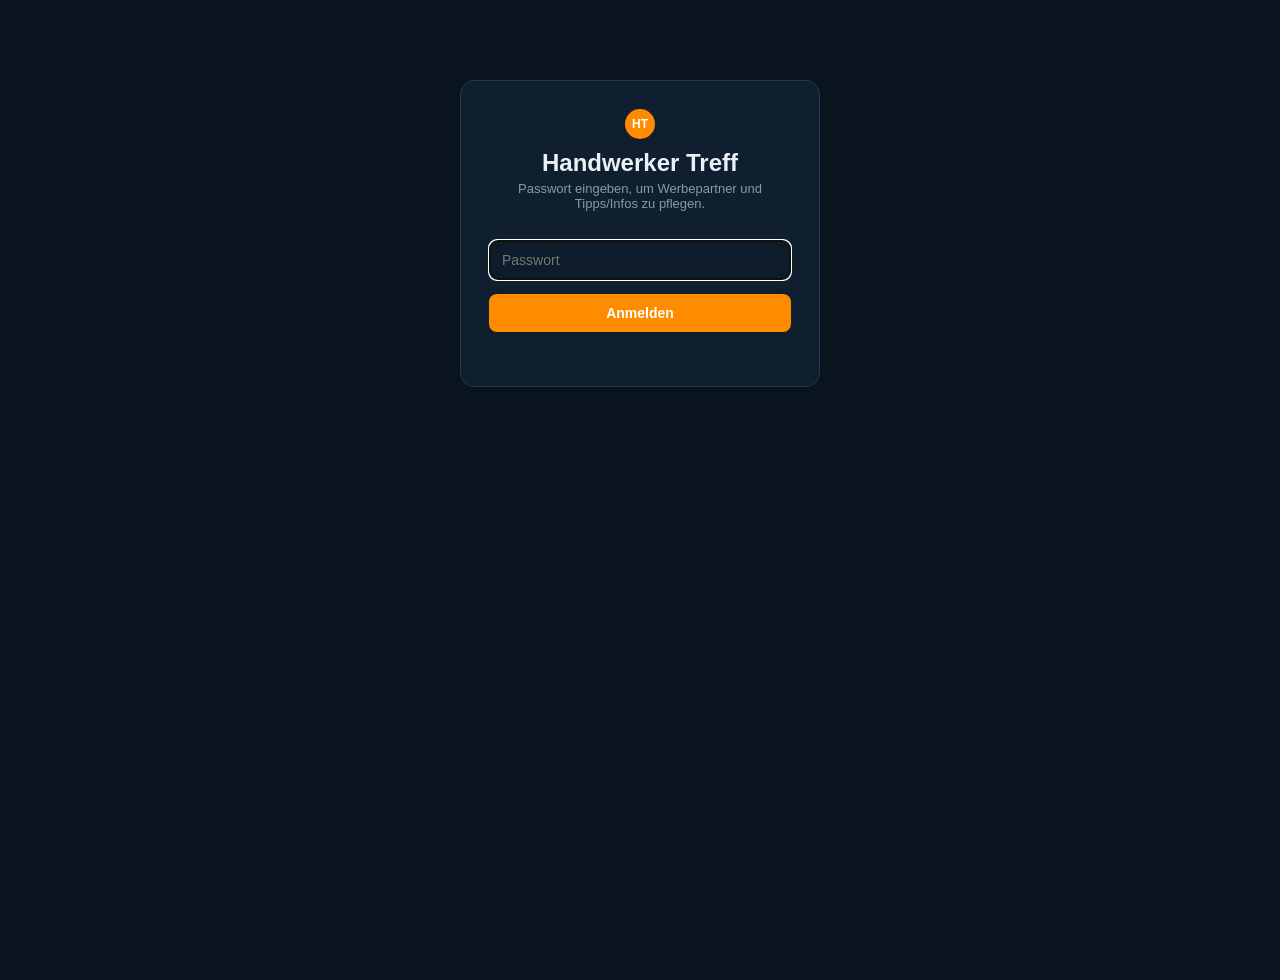
<file: index.html>
<!DOCTYPE html>
<html lang="de">
<head>
<meta charset="UTF-8">
<meta name="viewport" content="width=device-width, initial-scale=1">
<title>Handwerker Treff — Inhalte pflegen</title>
<style>
  :root {
    --navy: #0D1B2A;
    --navy-light: #16293D;
    --orange: #FF8C00;
    --border: #26374A;
    --muted: #8A99A8;
    --bg: #0A141F;
    --card: #101F30;
    --danger: #E5484D;
  }
  * { box-sizing: border-box; }
  body {
    margin: 0;
    font-family: -apple-system, BlinkMacSystemFont, "Segoe UI", Arial, sans-serif;
    background: var(--bg);
    color: #EAF0F6;
    min-height: 100vh;
  }
  header {
    padding: 20px 24px;
    border-bottom: 1px solid var(--border);
    display: flex;
    align-items: center;
    justify-content: space-between;
    flex-wrap: wrap;
    gap: 12px;
  }
  header h1 {
    font-size: 18px;
    margin: 0;
    display: flex;
    align-items: center;
    gap: 10px;
  }
  .badge {
    width: 30px; height: 30px;
    background: var(--orange);
    border-radius: 50%;
    display: inline-flex;
    align-items: center;
    justify-content: center;
    font-weight: bold;
    font-size: 12px;
    color: #fff;
  }
  #logoutBtn {
    background: transparent;
    border: 1px solid var(--border);
    color: var(--muted);
    padding: 7px 12px;
    border-radius: 8px;
    cursor: pointer;
    font-size: 13px;
  }
  main { max-width: 900px; margin: 0 auto; padding: 24px; }

  /* --- Login --- */
  #loginScreen {
    max-width: 360px;
    margin: 80px auto;
    background: var(--card);
    border: 1px solid var(--border);
    border-radius: 14px;
    padding: 28px;
    text-align: center;
  }
  #loginScreen p { color: var(--muted); font-size: 13px; margin-top: 4px; }
  #loginScreen input {
    width: 100%;
    padding: 11px 12px;
    margin-top: 16px;
    border-radius: 8px;
    border: 1px solid var(--border);
    background: var(--navy);
    color: #fff;
    font-size: 14px;
  }
  #loginScreen button, .primary-btn {
    width: 100%;
    margin-top: 14px;
    padding: 11px;
    border-radius: 8px;
    border: none;
    background: var(--orange);
    color: #fff;
    font-weight: 700;
    font-size: 14px;
    cursor: pointer;
  }
  #loginError { color: var(--danger); font-size: 13px; margin-top: 10px; min-height: 16px; }

  /* --- Tabs --- */
  .tabs { display: flex; gap: 8px; margin-bottom: 20px; }
  .tab {
    padding: 9px 16px;
    border-radius: 20px;
    border: 1px solid var(--border);
    background: var(--card);
    color: var(--muted);
    cursor: pointer;
    font-size: 13px;
    font-weight: 600;
  }
  .tab.active { background: var(--orange); border-color: var(--orange); color: #fff; }

  .section-title { font-size: 15px; font-weight: 700; margin: 24px 0 10px; color: #fff; }

  .card {
    background: var(--card);
    border: 1px solid var(--border);
    border-radius: 12px;
    padding: 14px 16px;
    margin-bottom: 10px;
    display: flex;
    align-items: center;
    gap: 12px;
  }
  .card.inactive { opacity: 0.5; }
  .card .info { flex: 1; min-width: 0; }
  .card .info b { font-size: 14px; display: block; }
  .card .info span { font-size: 12px; color: var(--muted); display: block; margin-top: 2px; }
  .icon-btn {
    background: transparent;
    border: 1px solid var(--border);
    color: var(--muted);
    width: 32px; height: 32px;
    border-radius: 8px;
    cursor: pointer;
    font-size: 14px;
    flex-shrink: 0;
  }
  .icon-btn:hover { color: #fff; }
  .icon-btn.danger:hover { color: var(--danger); border-color: var(--danger); }

  form.editor {
    background: var(--card);
    border: 1px solid var(--border);
    border-radius: 12px;
    padding: 18px;
    margin-top: 8px;
    display: none;
  }
  form.editor.open { display: block; }
  form.editor .row { margin-bottom: 12px; }
  form.editor label { display: block; font-size: 12px; color: var(--muted); margin-bottom: 5px; }
  form.editor input, form.editor select, form.editor textarea {
    width: 100%;
    padding: 9px 10px;
    border-radius: 8px;
    border: 1px solid var(--border);
    background: var(--navy);
    color: #fff;
    font-size: 14px;
    font-family: inherit;
  }
  form.editor .two-col { display: flex; gap: 12px; }
  form.editor .two-col > div { flex: 1; }
  form.editor .checkbox-row { display: flex; align-items: center; gap: 8px; }
  form.editor .checkbox-row input { width: auto; }
  form.editor .actions { display: flex; gap: 10px; margin-top: 16px; }
  .btn { padding: 10px 16px; border-radius: 8px; border: none; font-weight: 700; font-size: 13px; cursor: pointer; }
  .btn-primary { background: var(--orange); color: #fff; }
  .btn-secondary { background: transparent; border: 1px solid var(--border); color: var(--muted); }

  .add-btn {
    background: transparent;
    border: 1.6px dashed var(--border);
    color: var(--muted);
    padding: 12px;
    border-radius: 12px;
    width: 100%;
    cursor: pointer;
    font-size: 13px;
    font-weight: 600;
    margin-top: 8px;
  }
  .add-btn:hover { color: var(--orange); border-color: var(--orange); }

  .empty { color: var(--muted); font-size: 13px; padding: 20px 0; text-align: center; }
  .toast {
    position: fixed;
    bottom: 20px; left: 50%;
    transform: translateX(-50%);
    background: var(--navy-light);
    border: 1px solid var(--border);
    padding: 10px 18px;
    border-radius: 10px;
    font-size: 13px;
    display: none;
    z-index: 50;
  }
  .toast.error { border-color: var(--danger); color: var(--danger); }
  .hint { font-size: 11px; color: var(--muted); margin-top: 4px; }
  a.hint-link { color: var(--orange); }
</style>
</head>
<body>

<div id="loginScreen">
  <div class="badge" style="margin: 0 auto 10px;">HT</div>
  <h2 style="margin:0;">Handwerker Treff</h2>
  <p>Passwort eingeben, um Werbepartner und Tipps/Infos zu pflegen.</p>
  <input type="password" id="passwordInput" placeholder="Passwort" autofocus>
  <button onclick="tryLogin()">Anmelden</button>
  <div id="loginError"></div>
</div>

<div id="app" style="display:none;">
  <header>
    <h1><span class="badge">HT</span> Inhalte pflegen</h1>
    <button id="logoutBtn" onclick="logout()">Abmelden</button>
  </header>
  <main>
    <div class="tabs">
      <div class="tab active" data-tab="ads" onclick="switchTab('ads')">Werbepartner</div>
      <div class="tab" data-tab="infos" onclick="switchTab('infos')">Tipps &amp; Infos</div>
    </div>

    <div id="tab-ads">
      <div class="section-title">Werbepartner</div>
      <div id="adsList"></div>
      <button class="add-btn" onclick="openEditor('ads')">+ Neuer Werbepartner</button>
    </div>

    <div id="tab-infos" style="display:none;">
      <div class="section-title">Tipps, Events, News &amp; Jobs</div>
      <div id="infosList"></div>
      <button class="add-btn" onclick="openEditor('infos')">+ Neuer Eintrag</button>
    </div>
  </main>
</div>

<div class="toast" id="toast"></div>

<script>
// ---- Konfiguration ----
// URL der Supabase Edge Function "admin-content". Falls sich dein
// Supabase-Projekt ändert, hier anpassen (Dashboard -> Edge Functions ->
// admin-content -> URL kopieren).
const FUNCTION_URL = 'https://beleepsctqfoewxyomjj.supabase.co/functions/v1/admin-content';

const FIELD_CONFIG = {
  ads: {
    label: 'Werbepartner',
    fields: [
      { key: 'category', label: 'Kategorie', type: 'select', options: ['werkzeug', 'kleidung', 'fahrzeuge', 'sonstiges'] },
      { key: 'name', label: 'Name', type: 'text', required: true },
      { key: 'tagline', label: 'Slogan / Tagline', type: 'text' },
      { key: 'icon', label: 'Icon (Ionicons-Name, z. B. hammer-outline)', type: 'text', hint: 'Vorschau aller Icon-Namen: <a class="hint-link" href="https://icons.expo.fyi" target="_blank">icons.expo.fyi</a>. Wird nur angezeigt, wenn kein Logo-Bild gesetzt ist.' },
      { key: 'logo_url', label: 'Logo-Bild-URL (optional)', type: 'text', hint: 'Öffentlicher Bild-Link (z. B. aus Supabase Storage). Leer lassen für Icon statt Logo.' },
      { key: 'link', label: 'Link (optional, z. B. Website)', type: 'text' },
      { key: 'sort_order', label: 'Reihenfolge (kleinere Zahl = weiter oben)', type: 'number' },
      { key: 'active', label: 'Sichtbar in der App', type: 'checkbox' },
    ],
    titleField: 'name',
    subtitleField: 'tagline',
  },
  infos: {
    label: 'Tipps & Infos',
    fields: [
      { key: 'kind', label: 'Art', type: 'select', options: [['event', 'Event'], ['news', 'News'], ['tip', 'Tipp'], ['job', 'Job']] },
      { key: 'title', label: 'Titel', type: 'text', required: true },
      { key: 'subtitle', label: 'Beschreibung', type: 'textarea' },
      { key: 'meta', label: 'Zusatzinfo (optional, z. B. Datum/Ort)', type: 'text' },
      { key: 'icon', label: 'Icon (Ionicons-Name, z. B. bulb-outline)', type: 'text', hint: 'Vorschau aller Icon-Namen: <a class="hint-link" href="https://icons.expo.fyi" target="_blank">icons.expo.fyi</a>.' },
      { key: 'sort_order', label: 'Reihenfolge (kleinere Zahl = weiter oben)', type: 'number' },
      { key: 'active', label: 'Sichtbar in der App', type: 'checkbox' },
    ],
    titleField: 'title',
    subtitleField: 'subtitle',
  },
};

let password = '';
let dataCache = { ads: [], infos: [] };

function toast(msg, isError) {
  const t = document.getElementById('toast');
  t.textContent = msg;
  t.className = 'toast' + (isError ? ' error' : '');
  t.style.display = 'block';
  clearTimeout(t._timer);
  t._timer = setTimeout(() => { t.style.display = 'none'; }, 3200);
}

async function callApi(table, action, extra) {
  const res = await fetch(FUNCTION_URL, {
    method: 'POST',
    headers: { 'Content-Type': 'application/json' },
    body: JSON.stringify({ password, table, action, ...extra }),
  });
  const body = await res.json().catch(() => ({}));
  if (!res.ok) throw new Error(body.error || ('Fehler ' + res.status));
  return body;
}

async function tryLogin() {
  const input = document.getElementById('passwordInput');
  const pw = input.value.trim();
  if (!pw) return;
  document.getElementById('loginError').textContent = '';
  try {
    const result = await fetch(FUNCTION_URL, {
      method: 'POST',
      headers: { 'Content-Type': 'application/json' },
      body: JSON.stringify({ password: pw, table: 'ads', action: 'list' }),
    });
    const body = await result.json().catch(() => ({}));
    if (!result.ok) throw new Error(body.error || 'Login fehlgeschlagen');
    password = pw;
    try { localStorage.setItem('ht_admin_pw', pw); } catch (e) {}
    dataCache.ads = body.data || [];
    showApp();
  } catch (e) {
    document.getElementById('loginError').textContent = e.message;
  }
}

function logout() {
  password = '';
  try { localStorage.removeItem('ht_admin_pw'); } catch (e) {}
  document.getElementById('app').style.display = 'none';
  document.getElementById('loginScreen').style.display = 'block';
  document.getElementById('passwordInput').value = '';
}

function showApp() {
  document.getElementById('loginScreen').style.display = 'none';
  document.getElementById('app').style.display = 'block';
  renderList('ads');
  loadTable('infos');
}

async function loadTable(table) {
  try {
    const body = await callApi(table, 'list');
    dataCache[table] = body.data || [];
    renderList(table);
  } catch (e) {
    toast(e.message, true);
  }
}

function switchTab(tab) {
  document.querySelectorAll('.tab').forEach((el) => el.classList.toggle('active', el.dataset.tab === tab));
  document.getElementById('tab-ads').style.display = tab === 'ads' ? 'block' : 'none';
  document.getElementById('tab-infos').style.display = tab === 'infos' ? 'block' : 'none';
}

function renderList(table) {
  const cfg = FIELD_CONFIG[table];
  const container = document.getElementById(table + 'List');
  const rows = dataCache[table] || [];
  container.innerHTML = '';
  if (!rows.length) {
    container.innerHTML = '<div class="empty">Noch keine Einträge.</div>';
    return;
  }
  rows.forEach((row) => {
    const card = document.createElement('div');
    card.className = 'card' + (row.active === false ? ' inactive' : '');
    card.innerHTML =
      '<div class="info"><b></b><span></span></div>' +
      '<button class="icon-btn" title="Bearbeiten">✎</button>' +
      '<button class="icon-btn danger" title="Löschen">🗑</button>';
    card.querySelector('b').textContent = row[cfg.titleField] || '(ohne Titel)';
    card.querySelector('span').textContent = row[cfg.subtitleField] || '';
    const [editBtn, delBtn] = card.querySelectorAll('.icon-btn');
    editBtn.onclick = () => openEditor(table, row);
    delBtn.onclick = () => deleteRow(table, row);
    container.appendChild(card);
  });
}

async function deleteRow(table, row) {
  const cfg = FIELD_CONFIG[table];
  if (!confirm('"' + (row[cfg.titleField] || '') + '" wirklich löschen?')) return;
  try {
    await callApi(table, 'delete', { id: row.id });
    toast('Gelöscht.');
    loadTable(table);
  } catch (e) {
    toast(e.message, true);
  }
}

function openEditor(table, existing) {
  const cfg = FIELD_CONFIG[table];
  const containerId = 'tab-' + table;
  const old = document.getElementById('editor-' + table);
  if (old) old.remove();

  const form = document.createElement('form');
  form.className = 'editor open';
  form.id = 'editor-' + table;

  cfg.fields.forEach((f) => {
    const row = document.createElement('div');
    row.className = 'row';
    const value = existing ? existing[f.key] : (f.type === 'checkbox' ? true : (f.type === 'number' ? 0 : ''));

    if (f.type === 'checkbox') {
      row.innerHTML =
        '<label class="checkbox-row"><input type="checkbox" data-field="' + f.key + '" ' + (value ? 'checked' : '') + '> ' + f.label + '</label>';
    } else if (f.type === 'select') {
      const opts = f.options.map((o) => {
        const [val, lbl] = Array.isArray(o) ? o : [o, o];
        const sel = existing && existing[f.key] === val ? 'selected' : '';
        return '<option value="' + val + '" ' + sel + '>' + lbl + '</option>';
      }).join('');
      row.innerHTML = '<label>' + f.label + '</label><select data-field="' + f.key + '">' + opts + '</select>';
    } else if (f.type === 'textarea') {
      row.innerHTML = '<label>' + f.label + '</label><textarea rows="2" data-field="' + f.key + '"></textarea>';
    } else {
      row.innerHTML = '<label>' + f.label + '</label><input type="' + (f.type === 'number' ? 'number' : 'text') + '" data-field="' + f.key + '">';
    }
    if (f.hint) {
      const hint = document.createElement('div');
      hint.className = 'hint';
      hint.innerHTML = f.hint;
      row.appendChild(hint);
    }
    form.appendChild(row);

    if (f.type !== 'checkbox') {
      const input = row.querySelector('[data-field="' + f.key + '"]');
      input.value = value != null ? value : '';
    }
  });

  const actions = document.createElement('div');
  actions.className = 'actions';
  actions.innerHTML =
    '<button type="submit" class="btn btn-primary">' + (existing ? 'Speichern' : 'Anlegen') + '</button>' +
    '<button type="button" class="btn btn-secondary">Abbrechen</button>';
  form.appendChild(actions);
  actions.querySelector('.btn-secondary').onclick = () => form.remove();

  form.onsubmit = async (ev) => {
    ev.preventDefault();
    const row = existing ? { id: existing.id } : {};
    cfg.fields.forEach((f) => {
      const el = form.querySelector('[data-field="' + f.key + '"]');
      if (f.type === 'checkbox') {
        row[f.key] = el.checked;
      } else if (f.type === 'number') {
        row[f.key] = el.value === '' ? 0 : Number(el.value);
      } else {
        row[f.key] = el.value;
      }
    });
    try {
      await callApi(table, 'upsert', { row });
      toast('Gespeichert.');
      form.remove();
      loadTable(table);
    } catch (e) {
      toast(e.message, true);
    }
  };

  document.getElementById(containerId).appendChild(form);
  form.scrollIntoView({ behavior: 'smooth', block: 'center' });
}

// Passwort aus vorherigem Besuch übernehmen, falls vorhanden
(function init() {
  let saved = '';
  try { saved = localStorage.getItem('ht_admin_pw') || ''; } catch (e) {}
  if (saved) {
    document.getElementById('passwordInput').value = saved;
    password = saved;
    callApi('ads', 'list').then((body) => {
      dataCache.ads = body.data || [];
      showApp();
    }).catch(() => {
      password = '';
    });
  }
})();
</script>
</body>
</html>
</file>
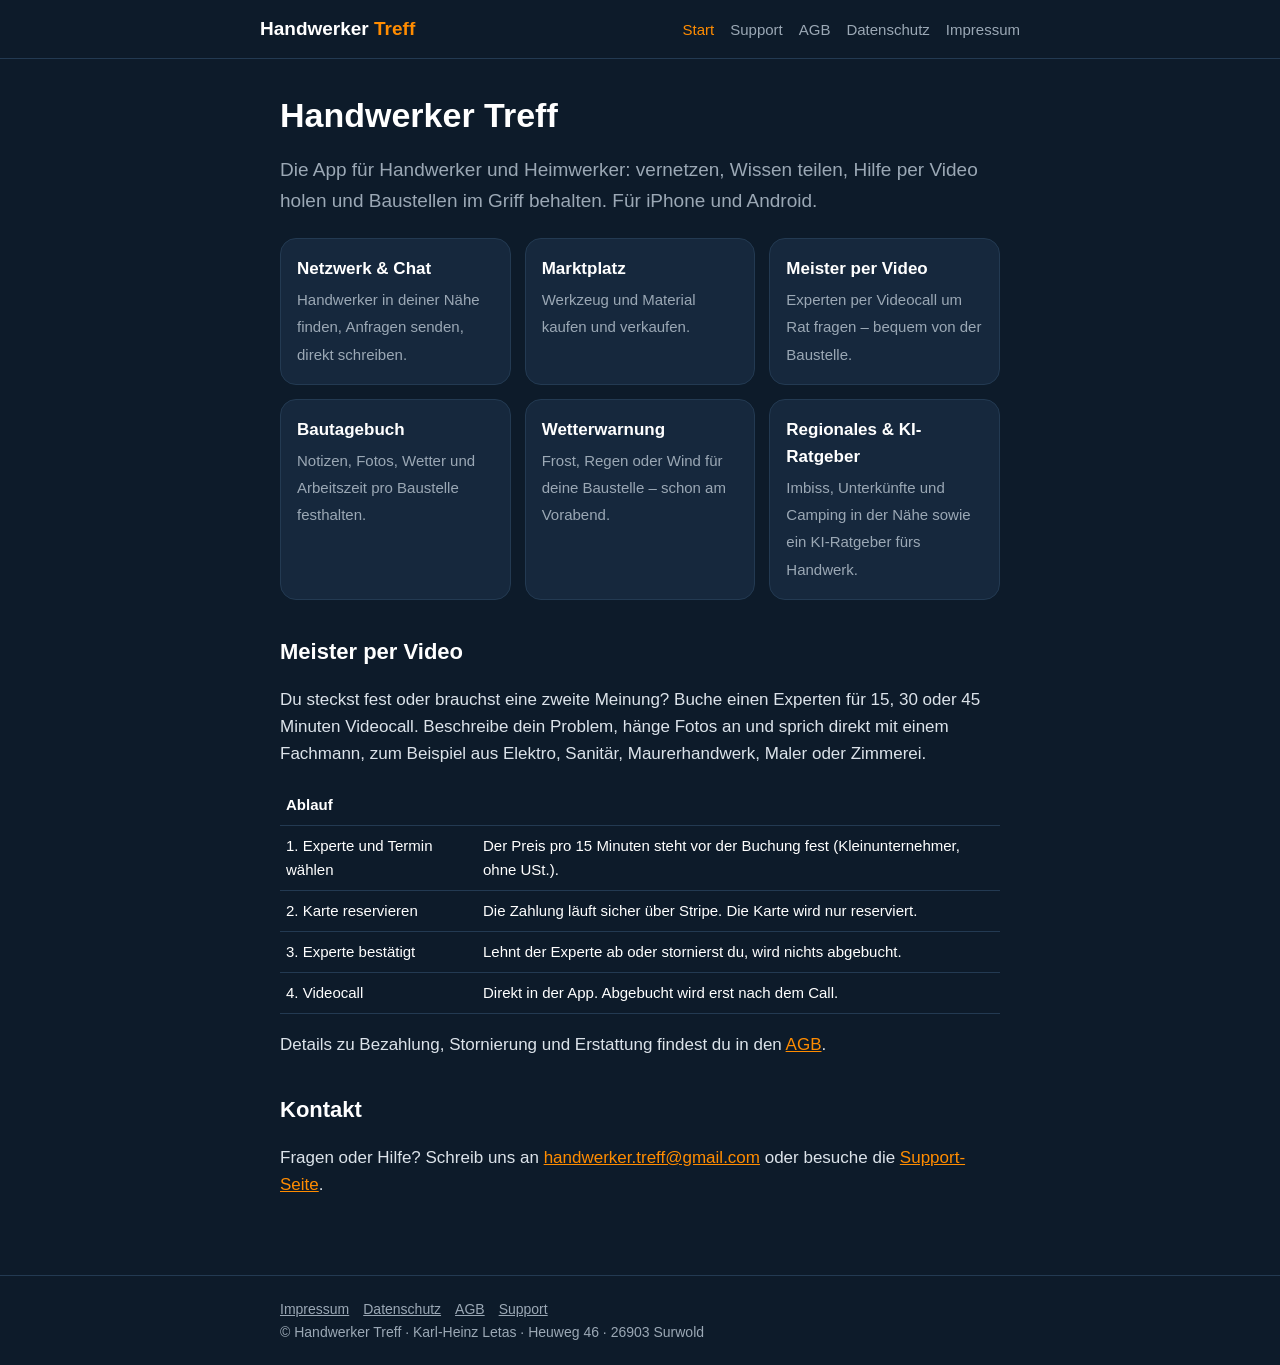
<file: handwerker-treff/index.html>
<!DOCTYPE html>
<html lang="de"><head><meta charset="utf-8"><meta name="viewport" content="width=device-width, initial-scale=1">
<title>Handwerker Treff – Die App für Handwerker</title><meta name="description" content="Handwerker Treff: Netzwerk, Chat, Marktplatz, Regionales, Bautagebuch und Beratung per Video für Handwerker und Heimwerker."><link rel="stylesheet" href="style.css"></head>
<body><header class="site"><div class="wrap"><a class="brand" href="index.html">Handwerker <span>Treff</span></a><nav aria-label="Hauptnavigation"><a href="index.html" aria-current="page">Start</a><a href="support.html">Support</a><a href="agb.html">AGB</a><a href="datenschutz.html">Datenschutz</a><a href="impressum.html">Impressum</a></nav></div></header>
<main><div class="wrap">

<h1>Handwerker Treff</h1>
<p class="lead">Die App für Handwerker und Heimwerker: vernetzen, Wissen teilen, Hilfe per Video holen und Baustellen im Griff behalten. Für iPhone und Android.</p>
<div class="grid">
<div class="card"><b>Netzwerk &amp; Chat</b><span>Handwerker in deiner Nähe finden, Anfragen senden, direkt schreiben.</span></div>
<div class="card"><b>Marktplatz</b><span>Werkzeug und Material kaufen und verkaufen.</span></div>
<div class="card"><b>Meister per Video</b><span>Experten per Videocall um Rat fragen &ndash; bequem von der Baustelle.</span></div>
<div class="card"><b>Bautagebuch</b><span>Notizen, Fotos, Wetter und Arbeitszeit pro Baustelle festhalten.</span></div>
<div class="card"><b>Wetterwarnung</b><span>Frost, Regen oder Wind für deine Baustelle &ndash; schon am Vorabend.</span></div>
<div class="card"><b>Regionales &amp; KI-Ratgeber</b><span>Imbiss, Unterkünfte und Camping in der Nähe sowie ein KI-Ratgeber fürs Handwerk.</span></div>
</div>
<h2>Meister per Video</h2>
<p>Du steckst fest oder brauchst eine zweite Meinung? Buche einen Experten für 15, 30 oder 45 Minuten Videocall. Beschreibe dein Problem, hänge Fotos an und sprich direkt mit einem Fachmann, zum Beispiel aus Elektro, Sanitär, Maurerhandwerk, Maler oder Zimmerei.</p>
<table>
<tr><th>Ablauf</th><th></th></tr>
<tr><td>1. Experte und Termin wählen</td><td>Der Preis pro 15 Minuten steht vor der Buchung fest (Kleinunternehmer, ohne USt.).</td></tr>
<tr><td>2. Karte reservieren</td><td>Die Zahlung läuft sicher über Stripe. Die Karte wird nur reserviert.</td></tr>
<tr><td>3. Experte bestätigt</td><td>Lehnt der Experte ab oder stornierst du, wird nichts abgebucht.</td></tr>
<tr><td>4. Videocall</td><td>Direkt in der App. Abgebucht wird erst nach dem Call.</td></tr>
</table>
<p>Details zu Bezahlung, Stornierung und Erstattung findest du in den <a href="agb.html">AGB</a>.</p>
<h2>Kontakt</h2>
<p>Fragen oder Hilfe? Schreib uns an <a href="mailto:handwerker.treff@gmail.com">handwerker.treff@gmail.com</a> oder besuche die <a href="support.html">Support-Seite</a>.</p>

</div></main>
<footer><div class="wrap"><a href="impressum.html">Impressum</a><a href="datenschutz.html">Datenschutz</a><a href="agb.html">AGB</a><a href="support.html">Support</a><br>&copy; Handwerker Treff &middot; Karl-Heinz Letas &middot; Heuweg 46 &middot; 26903 Surwold</div></footer></body></html>
</file>
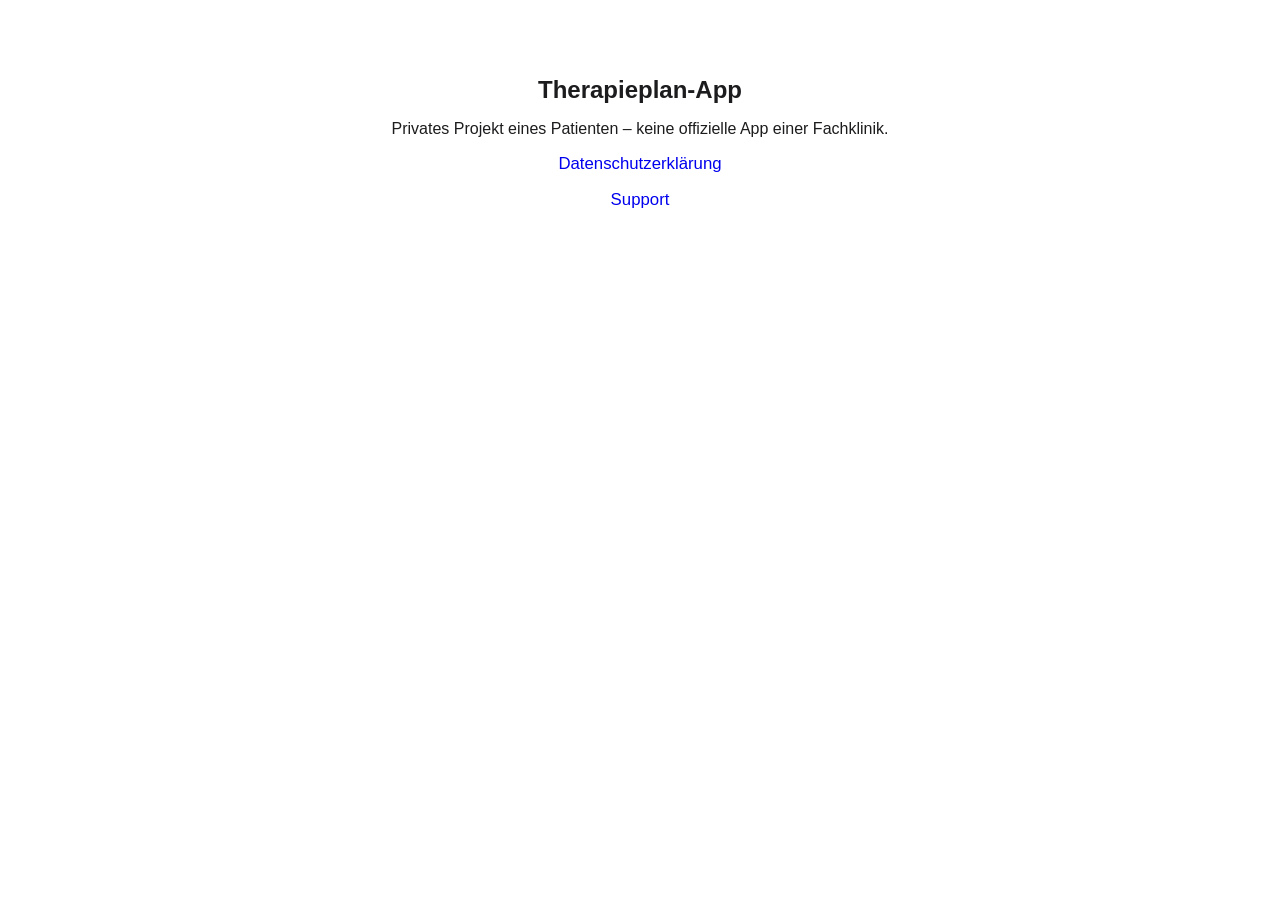
<file: therapieplan/index.html>
<!DOCTYPE html>
<html lang="de">
<head>
<meta charset="UTF-8" />
<meta name="viewport" content="width=device-width, initial-scale=1.0" />
<title>Therapieplan-App</title>
<style>
  :root { color-scheme: light dark; }
  body {
    font-family: -apple-system, BlinkMacSystemFont, "Segoe UI", Roboto, Helvetica, Arial, sans-serif;
    max-width: 560px;
    margin: 0 auto;
    padding: 60px 20px;
    color: #1c1c1e;
    background: #ffffff;
    text-align: center;
  }
  @media (prefers-color-scheme: dark) {
    body { color: #f2f2f7; background: #121017; }
    a { color: #7EA6E0; }
  }
  h1 { font-size: 1.5rem; }
  a.link {
    display: block;
    margin-top: 16px;
    font-size: 1.05rem;
    text-decoration: none;
  }
</style>
</head>
<body>
  <h1>Therapieplan-App</h1>
  <p>Privates Projekt eines Patienten – keine offizielle App einer Fachklinik.</p>
  <a class="link" href="./privacy.html">Datenschutzerklärung</a>
  <a class="link" href="./support.html">Support</a>
</body>
</html>
</file>
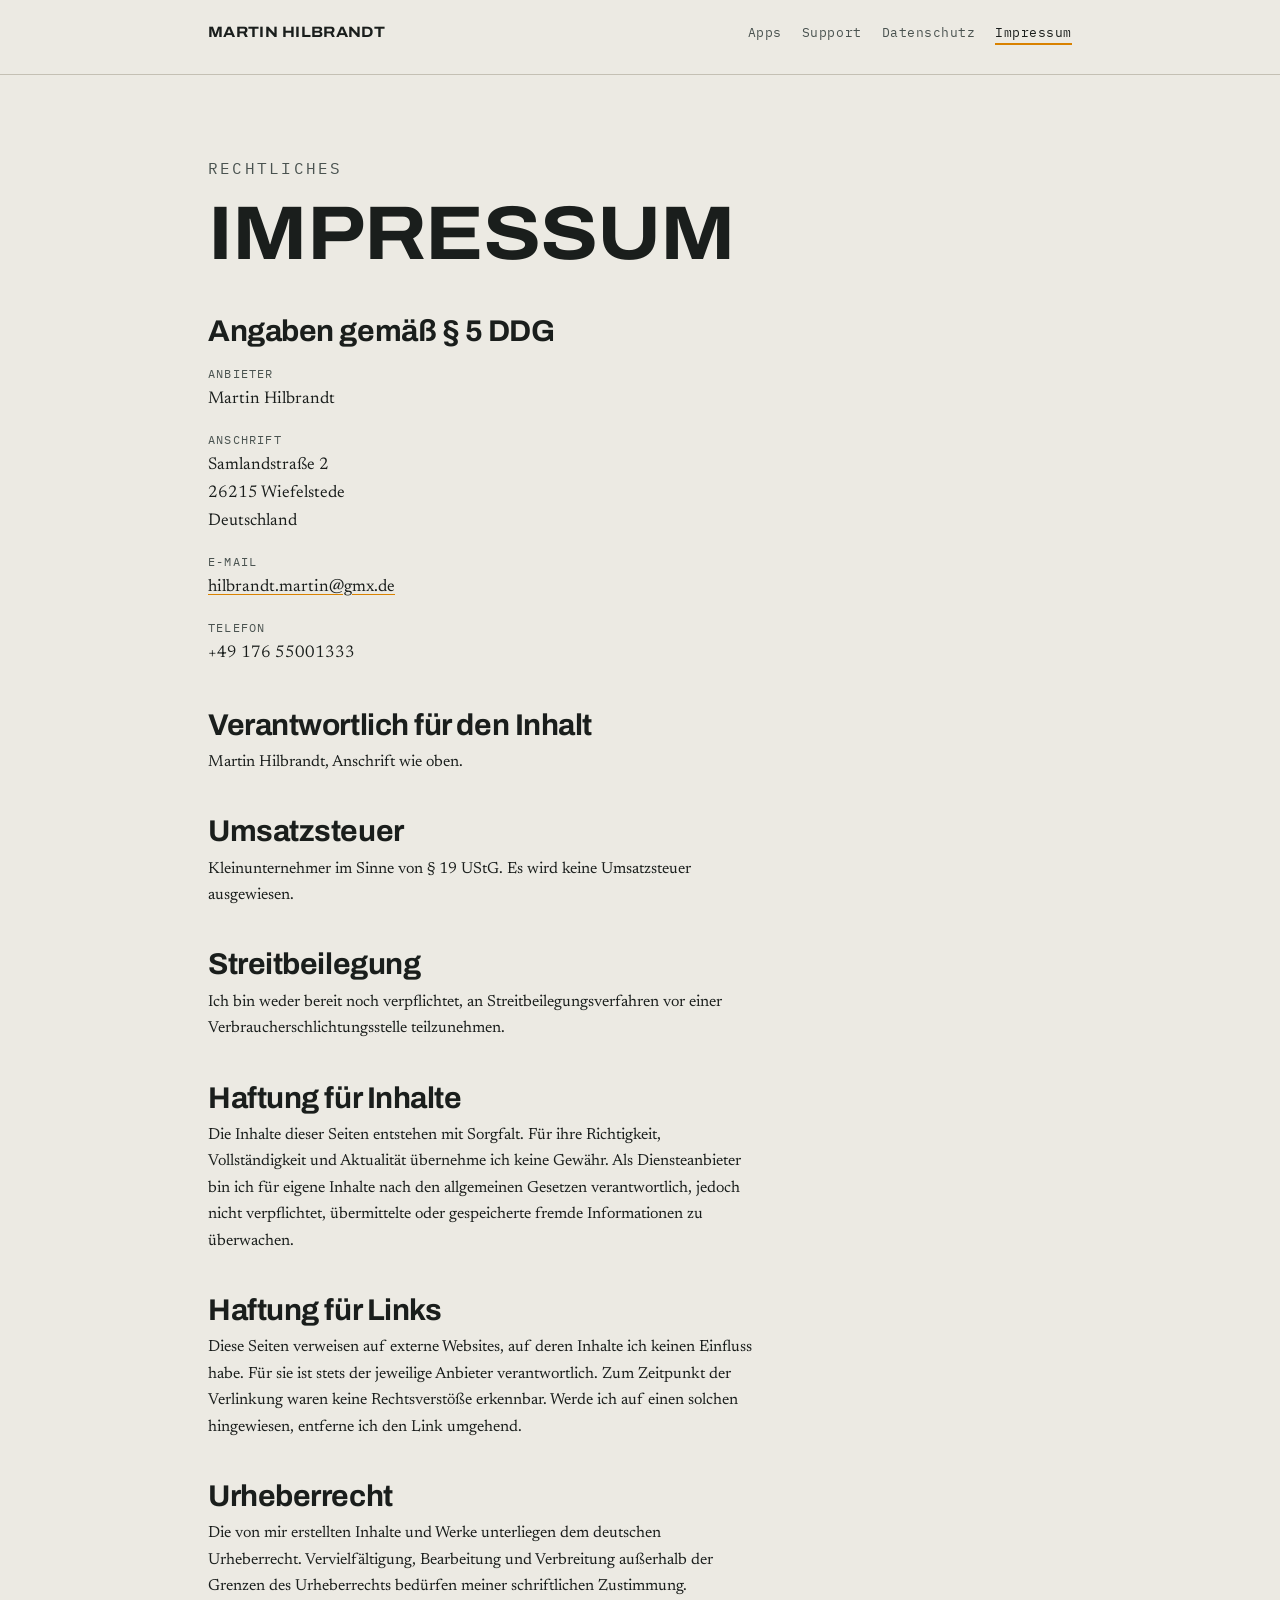
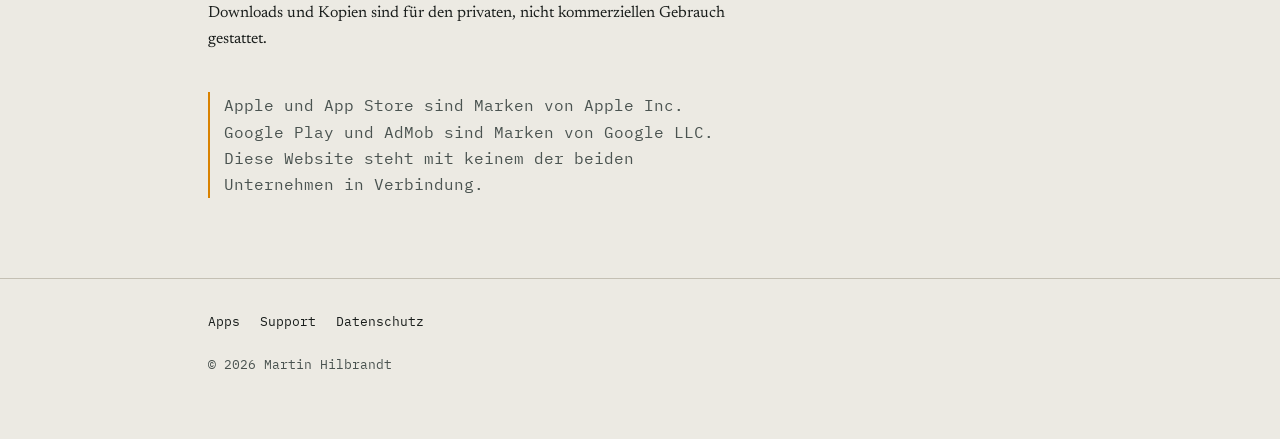
<file: impressum.html>
<!DOCTYPE html>
<html lang="de">
<head>
<meta charset="utf-8">
<meta name="viewport" content="width=device-width, initial-scale=1">
<title>Impressum — Martin Hilbrandt</title>
<meta name="description" content="Impressum und Anbieterkennzeichnung nach § 5 DDG.">
<link rel="preconnect" href="https://fonts.googleapis.com">
<link rel="preconnect" href="https://fonts.gstatic.com" crossorigin>
<link href="https://fonts.googleapis.com/css2?family=Archivo:wght@400;600;700&family=IBM+Plex+Mono:wght@400;500&family=Newsreader:opsz,wght@6..72,400;6..72,600&display=swap" rel="stylesheet">
<link rel="stylesheet" href="style.css">
</head>
<body>

<header class="site">
  <div class="wrap">
    <a class="wordmark" href="index.html">Martin Hilbrandt</a>
    <nav class="site" aria-label="Hauptnavigation">
      <ul>
        <li><a href="index.html">Apps</a></li>
        <li><a href="support.html">Support</a></li>
        <li><a href="privacy.html">Datenschutz</a></li>
        <li><a href="impressum.html" aria-current="page">Impressum</a></li>
      </ul>
    </nav>
  </div>
</header>

<main>
  <div class="wrap legal">

    <p class="eyebrow">Rechtliches</p>
    <h1>Impressum</h1>

    <h2 style="margin-top:2.5rem">Angaben gemäß § 5 DDG</h2>
    <dl class="contact">
      <dt>Anbieter</dt>
      <dd>Martin Hilbrandt</dd>
      <dt>Anschrift</dt>
      <dd>Samlandstraße 2<br>26215 Wiefelstede<br>Deutschland</dd>
      <dt>E-Mail</dt>
      <dd><a href="mailto:hilbrandt.martin@gmx.de">hilbrandt.martin@gmx.de</a></dd>
      <dt>Telefon</dt>
      <dd>+49 176 55001333</dd>
    </dl>

    <h2>Verantwortlich für den Inhalt</h2>
    <p>Martin Hilbrandt, Anschrift wie oben.</p>

    <h2>Umsatzsteuer</h2>
    <p>Kleinunternehmer im Sinne von § 19 UStG. Es wird keine Umsatzsteuer ausgewiesen.</p>

    <h2>Streitbeilegung</h2>
    <p>Ich bin weder bereit noch verpflichtet, an Streitbeilegungsverfahren vor einer Verbraucherschlichtungsstelle teilzunehmen.</p>

    <h2>Haftung für Inhalte</h2>
    <p>Die Inhalte dieser Seiten entstehen mit Sorgfalt. Für ihre Richtigkeit, Vollständigkeit und Aktualität übernehme ich keine Gewähr. Als Diensteanbieter bin ich für eigene Inhalte nach den allgemeinen Gesetzen verantwortlich, jedoch nicht verpflichtet, übermittelte oder gespeicherte fremde Informationen zu überwachen.</p>

    <h2>Haftung für Links</h2>
    <p>Diese Seiten verweisen auf externe Websites, auf deren Inhalte ich keinen Einfluss habe. Für sie ist stets der jeweilige Anbieter verantwortlich. Zum Zeitpunkt der Verlinkung waren keine Rechtsverstöße erkennbar. Werde ich auf einen solchen hingewiesen, entferne ich den Link umgehend.</p>

    <h2>Urheberrecht</h2>
    <p>Die von mir erstellten Inhalte und Werke unterliegen dem deutschen Urheberrecht. Vervielfältigung, Bearbeitung und Verbreitung außerhalb der Grenzen des Urheberrechts bedürfen meiner schriftlichen Zustimmung. Downloads und Kopien sind für den privaten, nicht kommerziellen Gebrauch gestattet.</p>

    <p class="meta" style="margin-top:2.5rem">Apple und App Store sind Marken von Apple Inc. Google Play und AdMob sind Marken von Google LLC. Diese Website steht mit keinem der beiden Unternehmen in Verbindung.</p>

  </div>
</main>

<footer class="site">
  <div class="wrap">
    <ul>
      <li><a href="index.html">Apps</a></li>
      <li><a href="support.html">Support</a></li>
      <li><a href="privacy.html">Datenschutz</a></li>
    </ul>
    <p>© 2026 Martin Hilbrandt</p>
  </div>
</footer>

</body>
</html>
</file>
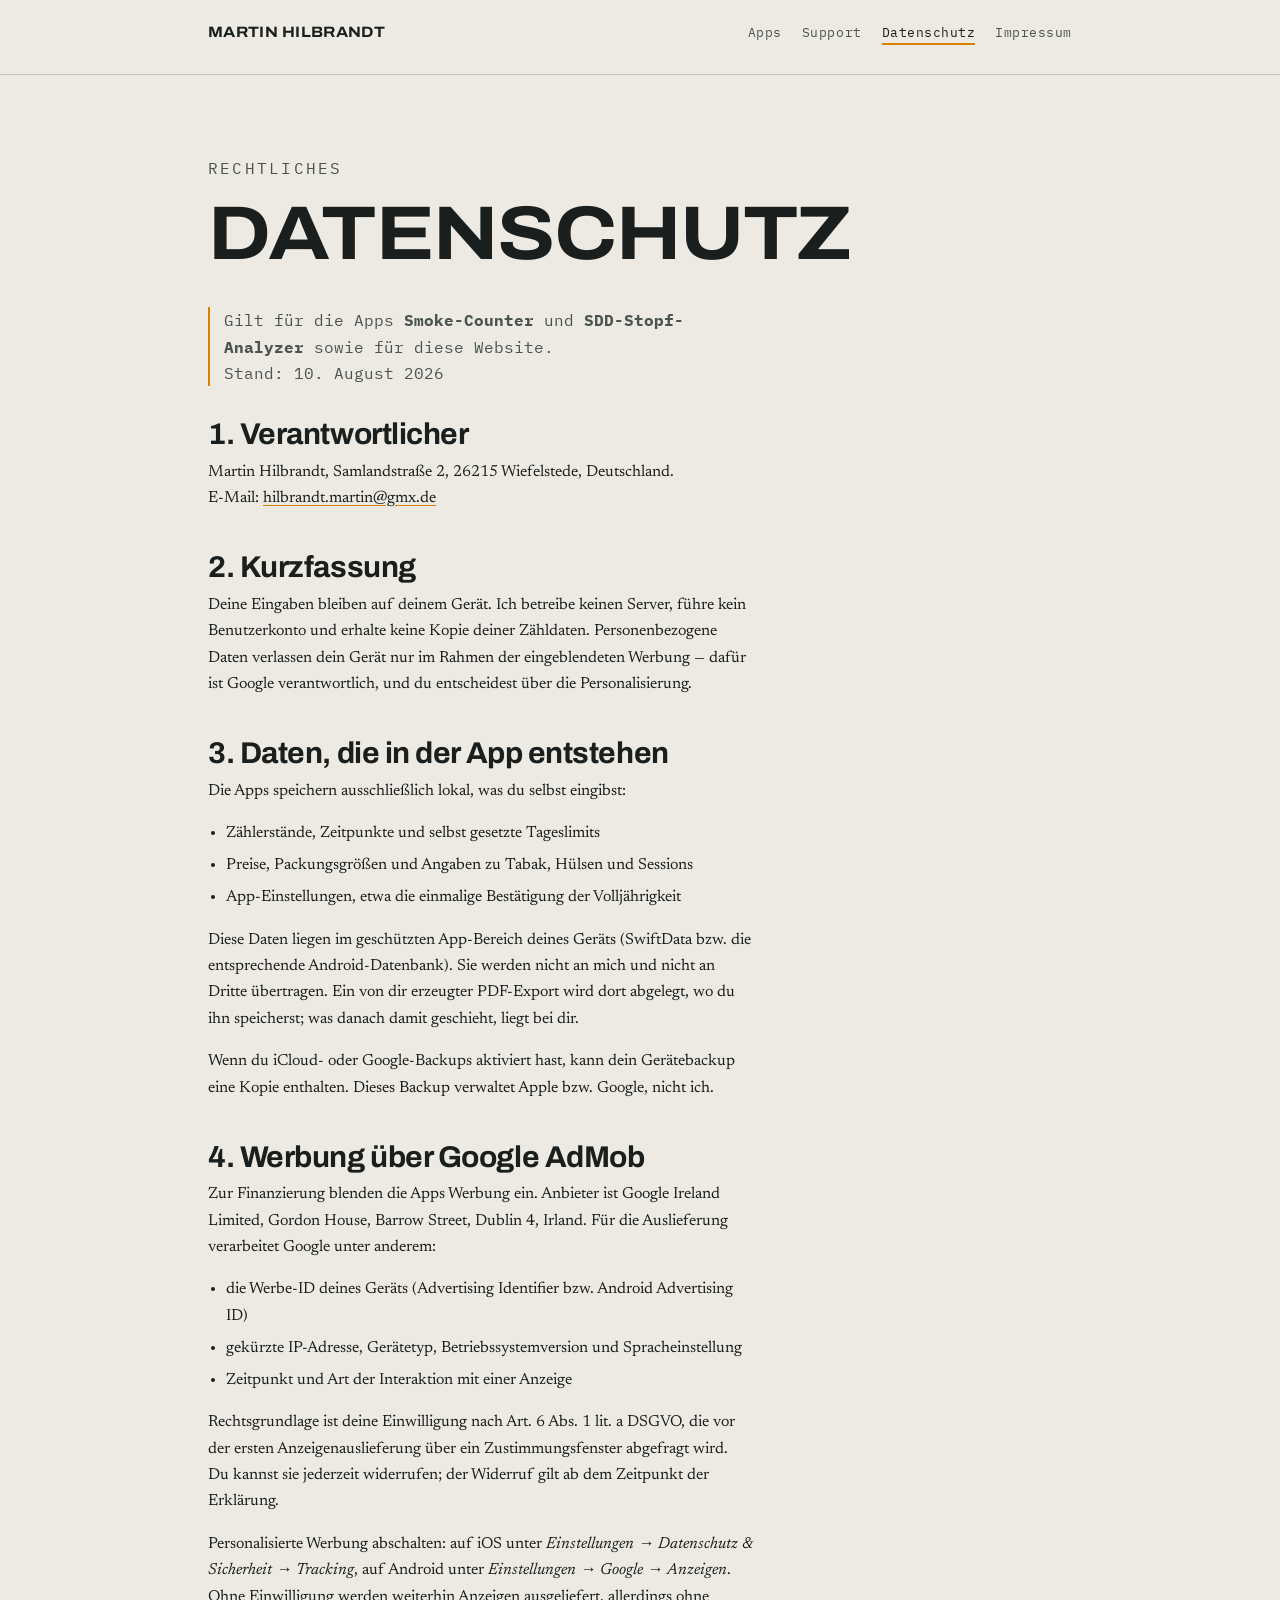
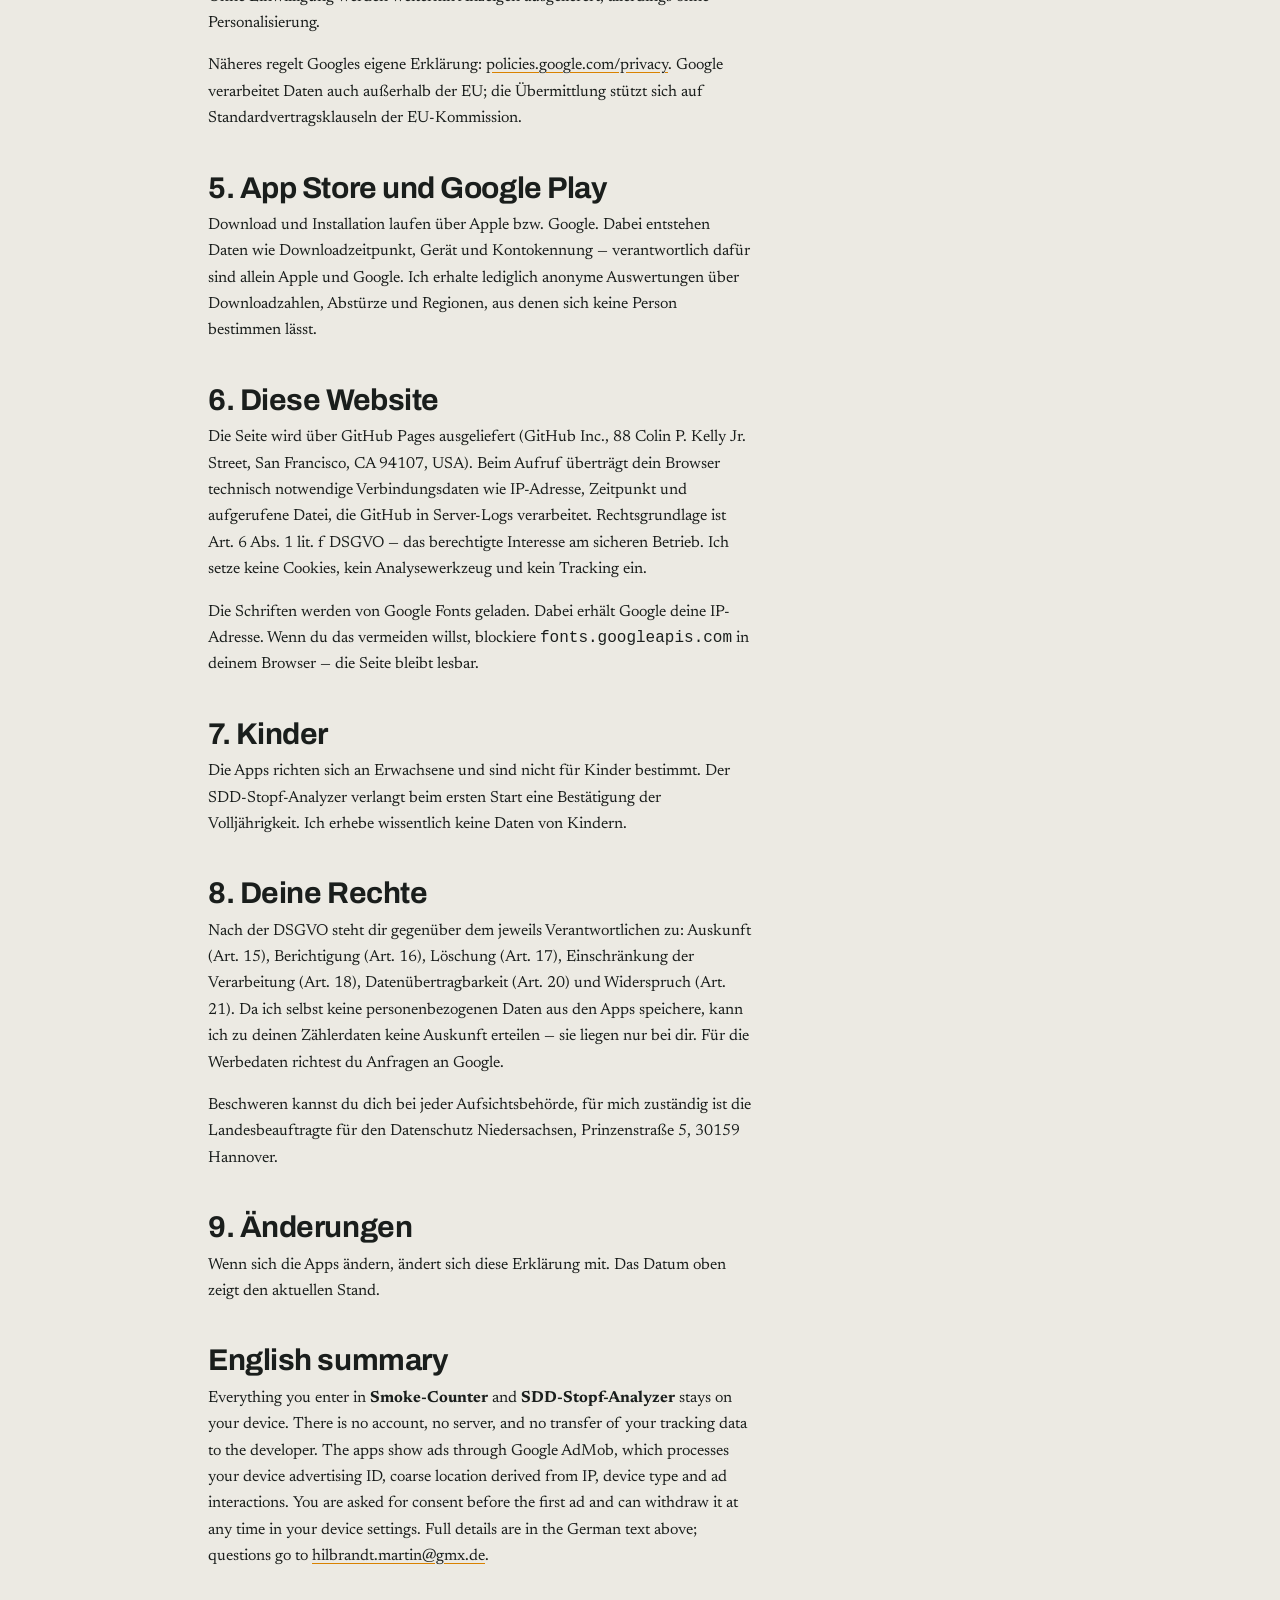
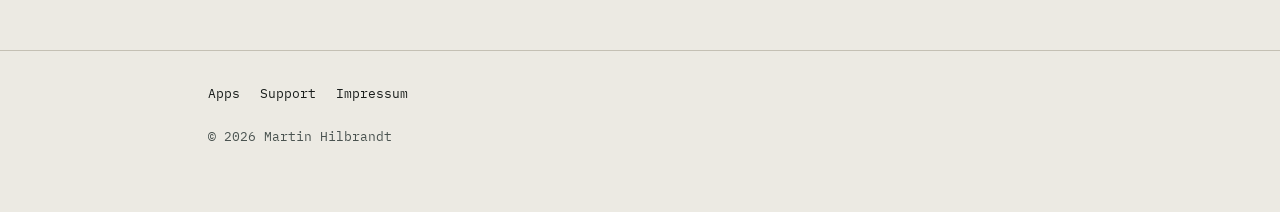
<file: privacy.html>
<!DOCTYPE html>
<html lang="de">
<head>
<meta charset="utf-8">
<meta name="viewport" content="width=device-width, initial-scale=1">
<title>Datenschutzerklärung — Martin Hilbrandt</title>
<meta name="description" content="Datenschutzerklärung für die Apps Smoke-Counter und SDD-Stopf-Analyzer.">
<link rel="preconnect" href="https://fonts.googleapis.com">
<link rel="preconnect" href="https://fonts.gstatic.com" crossorigin>
<link href="https://fonts.googleapis.com/css2?family=Archivo:wght@400;600;700&family=IBM+Plex+Mono:wght@400;500&family=Newsreader:opsz,wght@6..72,400;6..72,600&display=swap" rel="stylesheet">
<link rel="stylesheet" href="style.css">
</head>
<body>

<header class="site">
  <div class="wrap">
    <a class="wordmark" href="index.html">Martin Hilbrandt</a>
    <nav class="site" aria-label="Hauptnavigation">
      <ul>
        <li><a href="index.html">Apps</a></li>
        <li><a href="support.html">Support</a></li>
        <li><a href="privacy.html" aria-current="page">Datenschutz</a></li>
        <li><a href="impressum.html">Impressum</a></li>
      </ul>
    </nav>
  </div>
</header>

<main>
  <div class="wrap legal">

    <p class="eyebrow">Rechtliches</p>
    <h1>Datenschutz</h1>

    <p class="meta" style="margin:2rem 0">Gilt für die Apps <strong>Smoke-Counter</strong> und <strong>SDD-Stopf-Analyzer</strong> sowie für diese Website.<br>Stand: 10. August 2026</p>

    <h2>1. Verantwortlicher</h2>
    <p>Martin Hilbrandt, Samlandstraße 2, 26215 Wiefelstede, Deutschland.<br>
    E-Mail: <a href="mailto:hilbrandt.martin@gmx.de">hilbrandt.martin@gmx.de</a></p>

    <h2>2. Kurzfassung</h2>
    <p>Deine Eingaben bleiben auf deinem Gerät. Ich betreibe keinen Server, führe kein Benutzerkonto und erhalte keine Kopie deiner Zähldaten. Personenbezogene Daten verlassen dein Gerät nur im Rahmen der eingeblendeten Werbung — dafür ist Google verantwortlich, und du entscheidest über die Personalisierung.</p>

    <h2>3. Daten, die in der App entstehen</h2>
    <p>Die Apps speichern ausschließlich lokal, was du selbst eingibst:</p>
    <ul>
      <li>Zählerstände, Zeitpunkte und selbst gesetzte Tageslimits</li>
      <li>Preise, Packungsgrößen und Angaben zu Tabak, Hülsen und Sessions</li>
      <li>App-Einstellungen, etwa die einmalige Bestätigung der Volljährigkeit</li>
    </ul>
    <p>Diese Daten liegen im geschützten App-Bereich deines Geräts (SwiftData bzw. die entsprechende Android-Datenbank). Sie werden nicht an mich und nicht an Dritte übertragen. Ein von dir erzeugter PDF-Export wird dort abgelegt, wo du ihn speicherst; was danach damit geschieht, liegt bei dir.</p>
    <p>Wenn du iCloud- oder Google-Backups aktiviert hast, kann dein Gerätebackup eine Kopie enthalten. Dieses Backup verwaltet Apple bzw. Google, nicht ich.</p>

    <h2>4. Werbung über Google AdMob</h2>
    <p>Zur Finanzierung blenden die Apps Werbung ein. Anbieter ist Google Ireland Limited, Gordon House, Barrow Street, Dublin 4, Irland. Für die Auslieferung verarbeitet Google unter anderem:</p>
    <ul>
      <li>die Werbe-ID deines Geräts (Advertising Identifier bzw. Android Advertising ID)</li>
      <li>gekürzte IP-Adresse, Gerätetyp, Betriebssystemversion und Spracheinstellung</li>
      <li>Zeitpunkt und Art der Interaktion mit einer Anzeige</li>
    </ul>
    <p>Rechtsgrundlage ist deine Einwilligung nach Art. 6 Abs. 1 lit. a DSGVO, die vor der ersten Anzeigenauslieferung über ein Zustimmungsfenster abgefragt wird. Du kannst sie jederzeit widerrufen; der Widerruf gilt ab dem Zeitpunkt der Erklärung.</p>
    <p>Personalisierte Werbung abschalten: auf iOS unter <em>Einstellungen → Datenschutz &amp; Sicherheit → Tracking</em>, auf Android unter <em>Einstellungen → Google → Anzeigen</em>. Ohne Einwilligung werden weiterhin Anzeigen ausgeliefert, allerdings ohne Personalisierung.</p>
    <p>Näheres regelt Googles eigene Erklärung: <a href="https://policies.google.com/privacy" rel="noopener">policies.google.com/privacy</a>. Google verarbeitet Daten auch außerhalb der EU; die Übermittlung stützt sich auf Standardvertragsklauseln der EU-Kommission.</p>

    <h2>5. App Store und Google Play</h2>
    <p>Download und Installation laufen über Apple bzw. Google. Dabei entstehen Daten wie Downloadzeitpunkt, Gerät und Kontokennung — verantwortlich dafür sind allein Apple und Google. Ich erhalte lediglich anonyme Auswertungen über Downloadzahlen, Abstürze und Regionen, aus denen sich keine Person bestimmen lässt.</p>

    <h2>6. Diese Website</h2>
    <p>Die Seite wird über GitHub Pages ausgeliefert (GitHub Inc., 88 Colin P. Kelly Jr. Street, San Francisco, CA 94107, USA). Beim Aufruf überträgt dein Browser technisch notwendige Verbindungsdaten wie IP-Adresse, Zeitpunkt und aufgerufene Datei, die GitHub in Server-Logs verarbeitet. Rechtsgrundlage ist Art. 6 Abs. 1 lit. f DSGVO — das berechtigte Interesse am sicheren Betrieb. Ich setze keine Cookies, kein Analysewerkzeug und kein Tracking ein.</p>
    <p>Die Schriften werden von Google Fonts geladen. Dabei erhält Google deine IP-Adresse. Wenn du das vermeiden willst, blockiere <code>fonts.googleapis.com</code> in deinem Browser — die Seite bleibt lesbar.</p>

    <h2>7. Kinder</h2>
    <p>Die Apps richten sich an Erwachsene und sind nicht für Kinder bestimmt. Der SDD-Stopf-Analyzer verlangt beim ersten Start eine Bestätigung der Volljährigkeit. Ich erhebe wissentlich keine Daten von Kindern.</p>

    <h2>8. Deine Rechte</h2>
    <p>Nach der DSGVO steht dir gegenüber dem jeweils Verantwortlichen zu: Auskunft (Art. 15), Berichtigung (Art. 16), Löschung (Art. 17), Einschränkung der Verarbeitung (Art. 18), Datenübertragbarkeit (Art. 20) und Widerspruch (Art. 21). Da ich selbst keine personenbezogenen Daten aus den Apps speichere, kann ich zu deinen Zählerdaten keine Auskunft erteilen — sie liegen nur bei dir. Für die Werbedaten richtest du Anfragen an Google.</p>
    <p>Beschweren kannst du dich bei jeder Aufsichtsbehörde, für mich zuständig ist die Landesbeauftragte für den Datenschutz Niedersachsen, Prinzenstraße 5, 30159 Hannover.</p>

    <h2>9. Änderungen</h2>
    <p>Wenn sich die Apps ändern, ändert sich diese Erklärung mit. Das Datum oben zeigt den aktuellen Stand.</p>

    <h2 id="english">English summary</h2>
    <p>Everything you enter in <strong>Smoke-Counter</strong> and <strong>SDD-Stopf-Analyzer</strong> stays on your device. There is no account, no server, and no transfer of your tracking data to the developer. The apps show ads through Google AdMob, which processes your device advertising ID, coarse location derived from IP, device type and ad interactions. You are asked for consent before the first ad and can withdraw it at any time in your device settings. Full details are in the German text above; questions go to <a href="mailto:hilbrandt.martin@gmx.de">hilbrandt.martin@gmx.de</a>.</p>

  </div>
</main>

<footer class="site">
  <div class="wrap">
    <ul>
      <li><a href="index.html">Apps</a></li>
      <li><a href="support.html">Support</a></li>
      <li><a href="impressum.html">Impressum</a></li>
    </ul>
    <p>© 2026 Martin Hilbrandt</p>
  </div>
</footer>

</body>
</html>
</file>
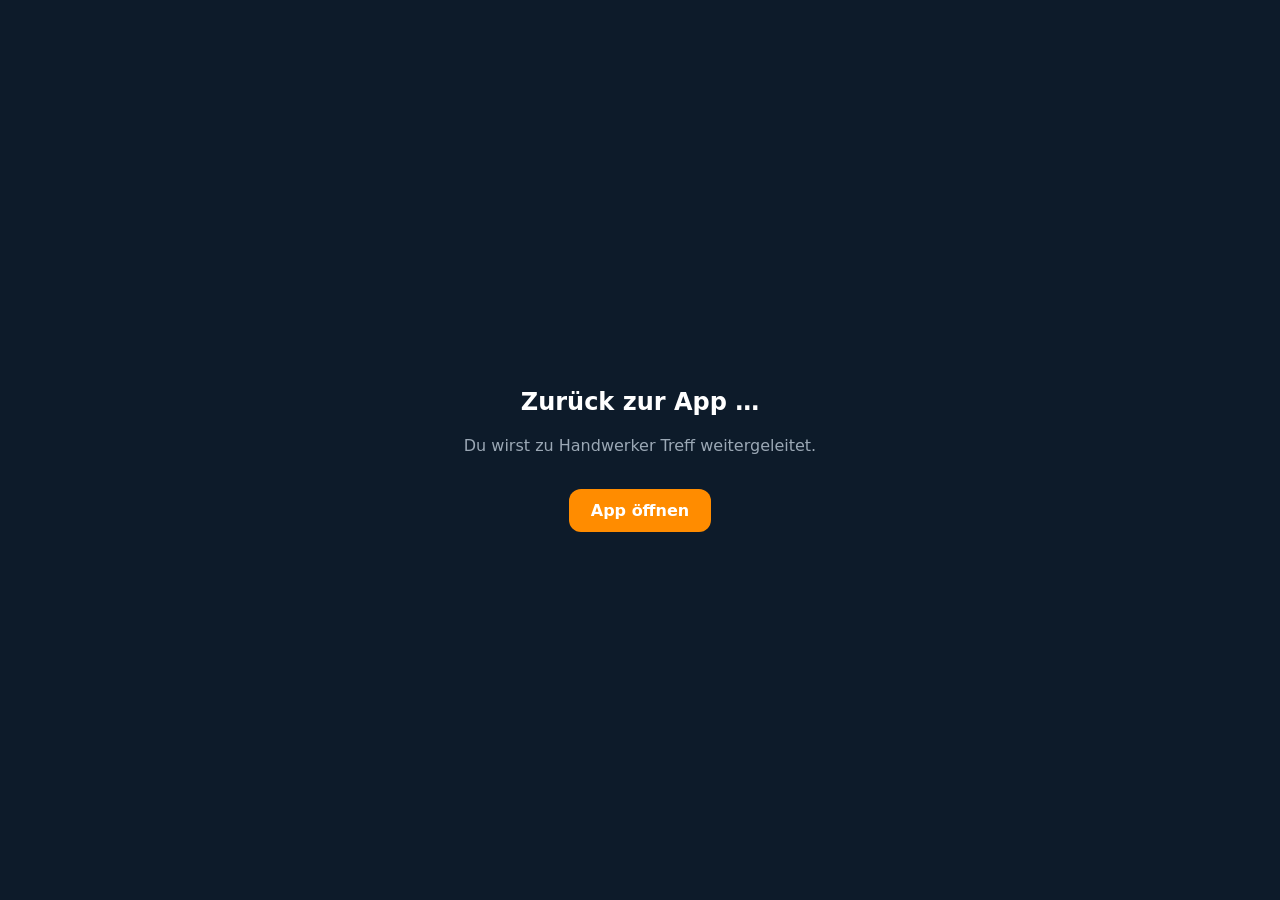
<file: stripe-return.html>
<!doctype html>
<html lang="de">
<head>
<meta charset="utf-8">
<meta name="viewport" content="width=device-width, initial-scale=1">
<meta name="robots" content="noindex">
<title>Zurück zu Handwerker Treff</title>
<style>
  body { font-family: -apple-system, system-ui, sans-serif; background: #0D1B2A; color: #fff; display: flex; min-height: 100vh; align-items: center; justify-content: center; margin: 0; text-align: center; }
  .box { padding: 24px; max-width: 360px; }
  a { display: inline-block; margin-top: 18px; background: #FF8C00; color: #fff; text-decoration: none; padding: 12px 22px; border-radius: 12px; font-weight: 700; }
  p { color: #9BA8B5; }
</style>
</head>
<body>
<div class="box">
  <h2 id="title">Zurück zur App …</h2>
  <p id="text">Du wirst zu Handwerker Treff weitergeleitet.</p>
  <a id="link" href="handwerkertrefftest://stripe-onboarding">App öffnen</a>
</div>
<script>
  var s = new URLSearchParams(location.search).get('s') || 'done';
  var target = 'handwerkertrefftest://stripe-onboarding?status=' + encodeURIComponent(s);
  document.getElementById('link').href = target;
  if (s === 'refresh') {
    document.getElementById('title').textContent = 'Einrichtung unterbrochen';
    document.getElementById('text').textContent = 'Öffne die App und starte die Einrichtung erneut.';
  }
  setTimeout(function () { location.href = target; }, 300);
</script>
</body>
</html>
</file>
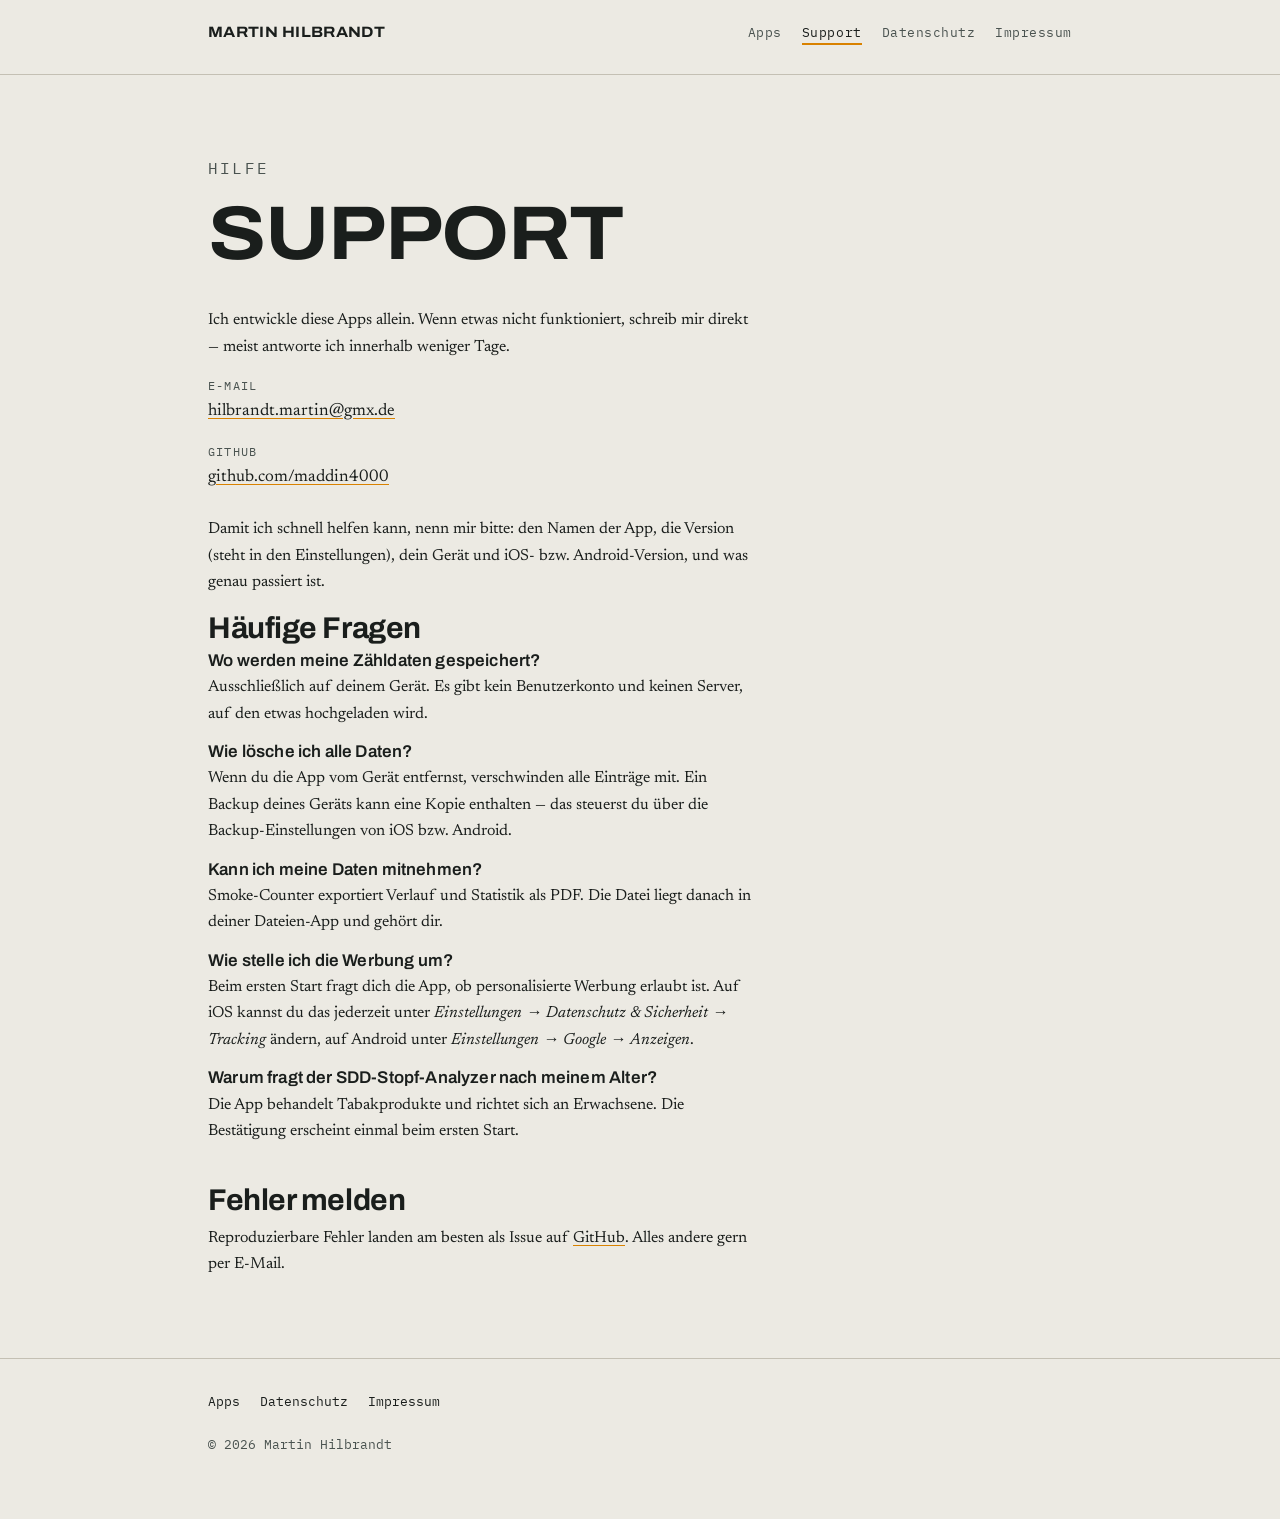
<file: support.html>
<!DOCTYPE html>
<html lang="de">
<head>
<meta charset="utf-8">
<meta name="viewport" content="width=device-width, initial-scale=1">
<title>Support — Martin Hilbrandt</title>
<meta name="description" content="Hilfe zu Smoke-Counter und SDD-Stopf-Analyzer: Kontakt, häufige Fragen, Datenlöschung.">
<link rel="preconnect" href="https://fonts.googleapis.com">
<link rel="preconnect" href="https://fonts.gstatic.com" crossorigin>
<link href="https://fonts.googleapis.com/css2?family=Archivo:wght@400;600;700&family=IBM+Plex+Mono:wght@400;500&family=Newsreader:opsz,wght@6..72,400;6..72,600&display=swap" rel="stylesheet">
<link rel="stylesheet" href="style.css">
</head>
<body>

<header class="site">
  <div class="wrap">
    <a class="wordmark" href="index.html">Martin Hilbrandt</a>
    <nav class="site" aria-label="Hauptnavigation">
      <ul>
        <li><a href="index.html">Apps</a></li>
        <li><a href="support.html" aria-current="page">Support</a></li>
        <li><a href="privacy.html">Datenschutz</a></li>
        <li><a href="impressum.html">Impressum</a></li>
      </ul>
    </nav>
  </div>
</header>

<main>
  <div class="wrap legal">

    <p class="eyebrow">Hilfe</p>
    <h1>Support</h1>

    <p style="margin-top:2rem">Ich entwickle diese Apps allein. Wenn etwas nicht funktioniert, schreib mir direkt — meist antworte ich innerhalb weniger Tage.</p>

    <dl class="contact">
      <dt>E-Mail</dt>
      <dd><a href="mailto:hilbrandt.martin@gmx.de">hilbrandt.martin@gmx.de</a></dd>
      <dt>GitHub</dt>
      <dd><a href="https://github.com/maddin4000">github.com/maddin4000</a></dd>
    </dl>

    <p>Damit ich schnell helfen kann, nenn mir bitte: den Namen der App, die Version (steht in den Einstellungen), dein Gerät und iOS- bzw. Android-Version, und was genau passiert ist.</p>

    <h2>Häufige Fragen</h2>

    <h3>Wo werden meine Zähldaten gespeichert?</h3>
    <p>Ausschließlich auf deinem Gerät. Es gibt kein Benutzerkonto und keinen Server, auf den etwas hochgeladen wird.</p>

    <h3>Wie lösche ich alle Daten?</h3>
    <p>Wenn du die App vom Gerät entfernst, verschwinden alle Einträge mit. Ein Backup deines Geräts kann eine Kopie enthalten — das steuerst du über die Backup-Einstellungen von iOS bzw. Android.</p>

    <h3>Kann ich meine Daten mitnehmen?</h3>
    <p>Smoke-Counter exportiert Verlauf und Statistik als PDF. Die Datei liegt danach in deiner Dateien-App und gehört dir.</p>

    <h3>Wie stelle ich die Werbung um?</h3>
    <p>Beim ersten Start fragt dich die App, ob personalisierte Werbung erlaubt ist. Auf iOS kannst du das jederzeit unter <em>Einstellungen → Datenschutz &amp; Sicherheit → Tracking</em> ändern, auf Android unter <em>Einstellungen → Google → Anzeigen</em>.</p>

    <h3>Warum fragt der SDD-Stopf-Analyzer nach meinem Alter?</h3>
    <p>Die App behandelt Tabakprodukte und richtet sich an Erwachsene. Die Bestätigung erscheint einmal beim ersten Start.</p>

    <h2>Fehler melden</h2>
    <p>Reproduzierbare Fehler landen am besten als Issue auf <a href="https://github.com/maddin4000">GitHub</a>. Alles andere gern per E-Mail.</p>

  </div>
</main>

<footer class="site">
  <div class="wrap">
    <ul>
      <li><a href="index.html">Apps</a></li>
      <li><a href="privacy.html">Datenschutz</a></li>
      <li><a href="impressum.html">Impressum</a></li>
    </ul>
    <p>© 2026 Martin Hilbrandt</p>
  </div>
</footer>

</body>
</html>
</file>
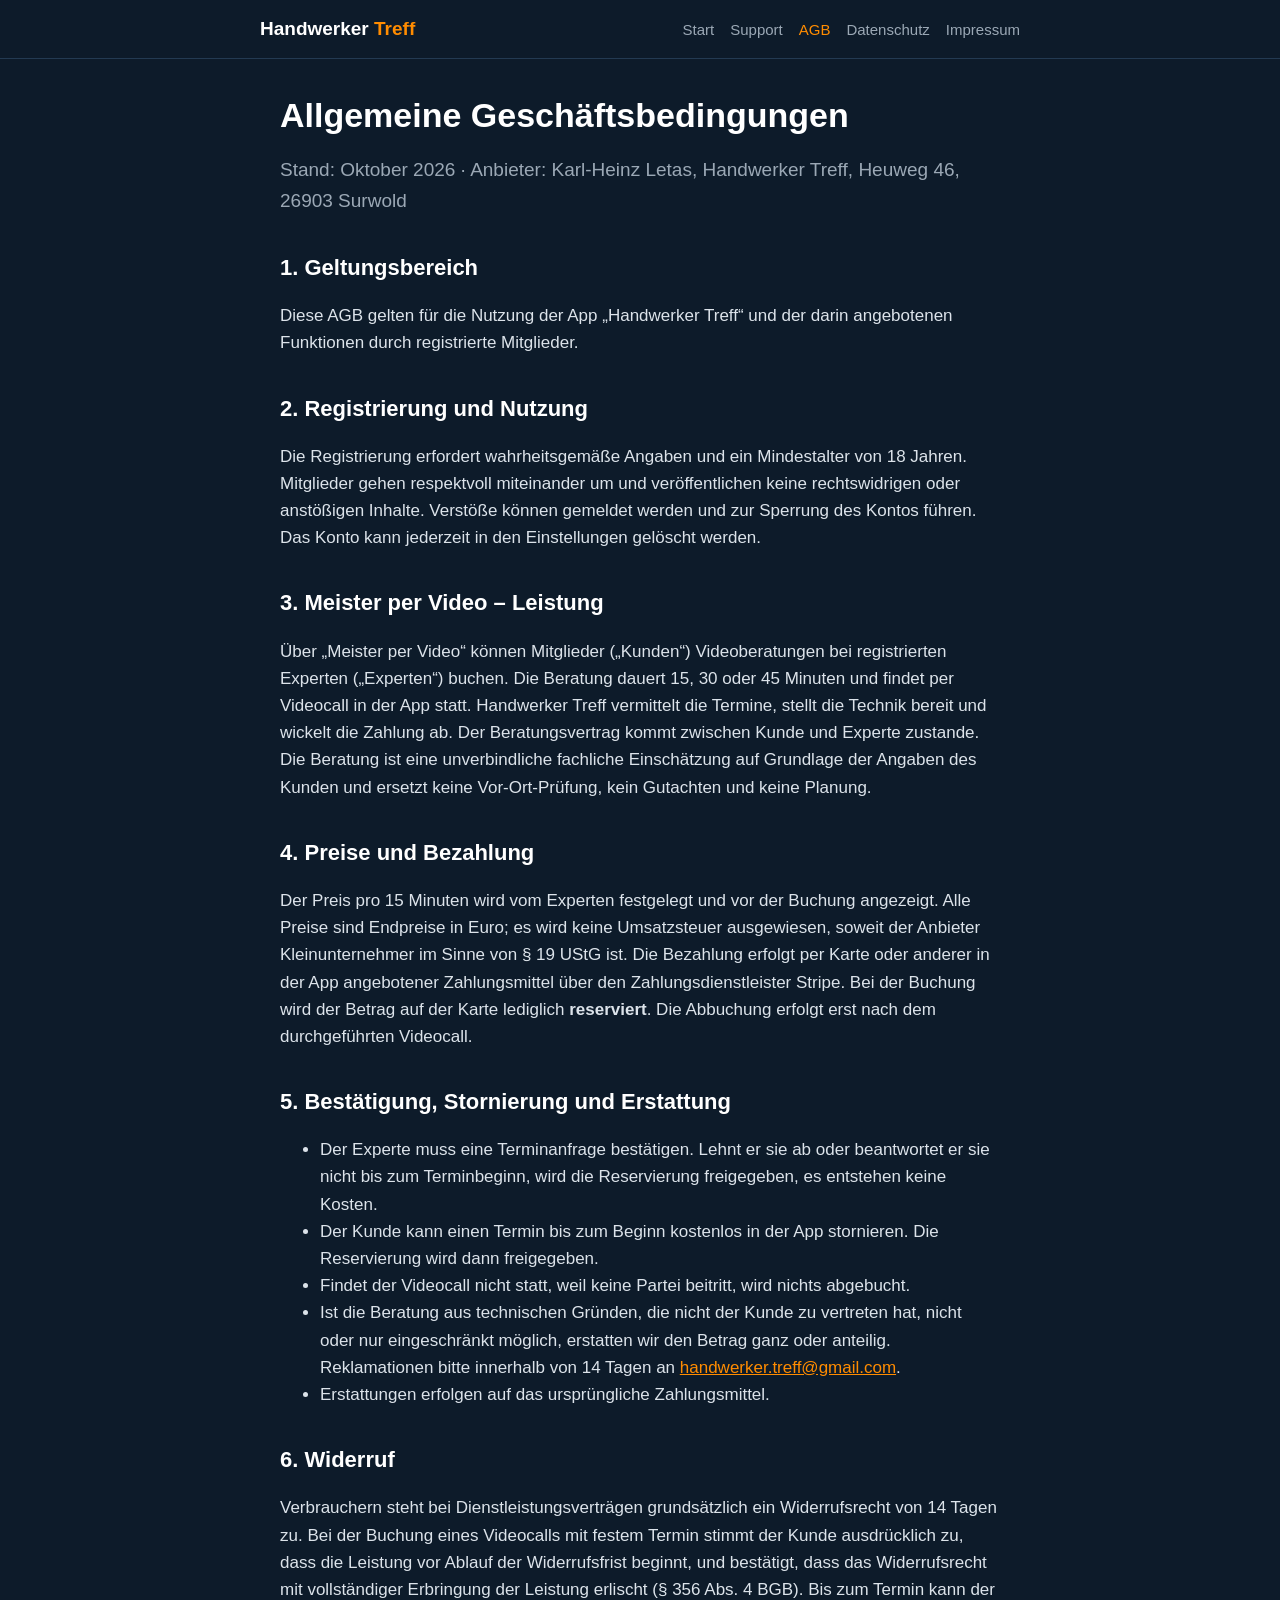
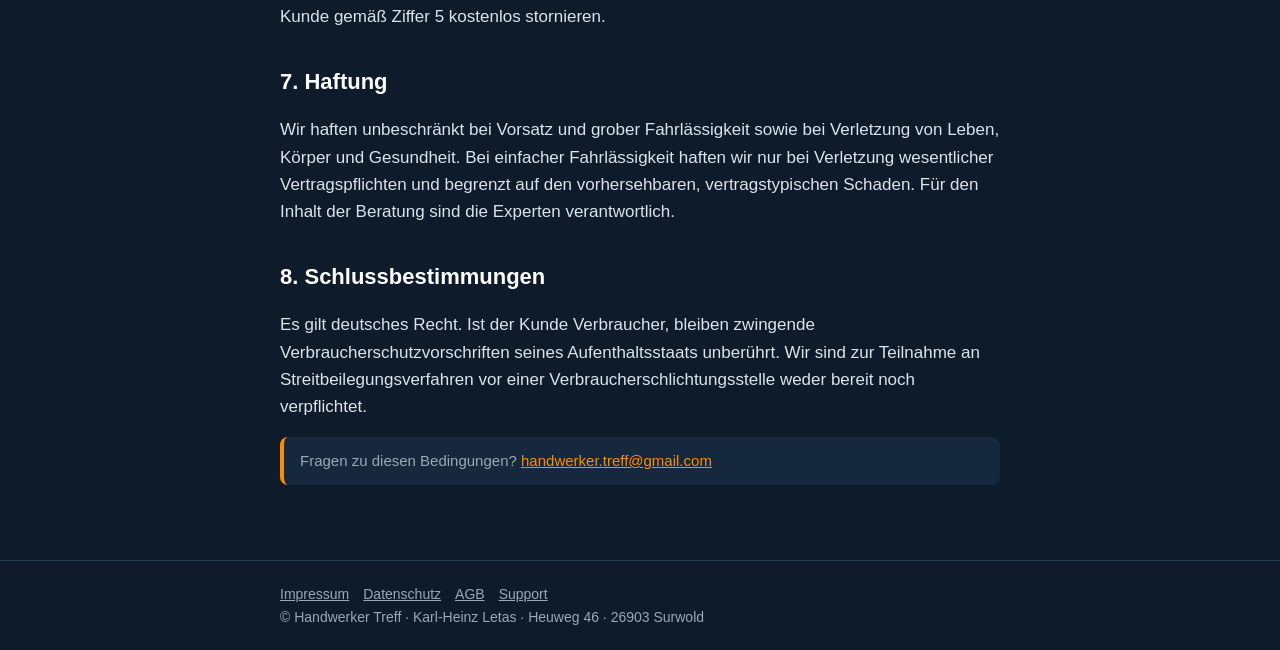
<file: handwerker-treff/agb.html>
<!DOCTYPE html>
<html lang="de"><head><meta charset="utf-8"><meta name="viewport" content="width=device-width, initial-scale=1">
<title>AGB – Handwerker Treff</title><meta name="description" content="Allgemeine Geschäftsbedingungen inkl. Bezahlung, Stornierung und Erstattung für Meister per Video."><link rel="stylesheet" href="style.css"></head>
<body><header class="site"><div class="wrap"><a class="brand" href="index.html">Handwerker <span>Treff</span></a><nav aria-label="Hauptnavigation"><a href="index.html">Start</a><a href="support.html">Support</a><a href="agb.html" aria-current="page">AGB</a><a href="datenschutz.html">Datenschutz</a><a href="impressum.html">Impressum</a></nav></div></header>
<main><div class="wrap">

<h1>Allgemeine Geschäftsbedingungen</h1>
<p class="lead">Stand: Oktober 2026 &middot; Anbieter: Karl-Heinz Letas, Handwerker Treff, Heuweg 46, 26903 Surwold</p>
<h2>1. Geltungsbereich</h2><p>Diese AGB gelten für die Nutzung der App „Handwerker Treff“ und der darin angebotenen Funktionen durch registrierte Mitglieder.</p>
<h2>2. Registrierung und Nutzung</h2><p>Die Registrierung erfordert wahrheitsgemäße Angaben und ein Mindestalter von 18 Jahren. Mitglieder gehen respektvoll miteinander um und veröffentlichen keine rechtswidrigen oder anstößigen Inhalte. Verstöße können gemeldet werden und zur Sperrung des Kontos führen. Das Konto kann jederzeit in den Einstellungen gelöscht werden.</p>
<h2>3. Meister per Video &ndash; Leistung</h2>
<p>Über „Meister per Video“ können Mitglieder („Kunden“) Videoberatungen bei registrierten Experten („Experten“) buchen. Die Beratung dauert 15, 30 oder 45 Minuten und findet per Videocall in der App statt. Handwerker Treff vermittelt die Termine, stellt die Technik bereit und wickelt die Zahlung ab. Der Beratungsvertrag kommt zwischen Kunde und Experte zustande. Die Beratung ist eine unverbindliche fachliche Einschätzung auf Grundlage der Angaben des Kunden und ersetzt keine Vor-Ort-Prüfung, kein Gutachten und keine Planung.</p>
<h2>4. Preise und Bezahlung</h2>
<p>Der Preis pro 15 Minuten wird vom Experten festgelegt und vor der Buchung angezeigt. Alle Preise sind Endpreise in Euro; es wird keine Umsatzsteuer ausgewiesen, soweit der Anbieter Kleinunternehmer im Sinne von § 19 UStG ist. Die Bezahlung erfolgt per Karte oder anderer in der App angebotener Zahlungsmittel über den Zahlungsdienstleister Stripe. Bei der Buchung wird der Betrag auf der Karte lediglich <b>reserviert</b>. Die Abbuchung erfolgt erst nach dem durchgeführten Videocall.</p>
<h2>5. Bestätigung, Stornierung und Erstattung</h2>
<ul>
<li>Der Experte muss eine Terminanfrage bestätigen. Lehnt er sie ab oder beantwortet er sie nicht bis zum Terminbeginn, wird die Reservierung freigegeben, es entstehen keine Kosten.</li>
<li>Der Kunde kann einen Termin bis zum Beginn kostenlos in der App stornieren. Die Reservierung wird dann freigegeben.</li>
<li>Findet der Videocall nicht statt, weil keine Partei beitritt, wird nichts abgebucht.</li>
<li>Ist die Beratung aus technischen Gründen, die nicht der Kunde zu vertreten hat, nicht oder nur eingeschränkt möglich, erstatten wir den Betrag ganz oder anteilig. Reklamationen bitte innerhalb von 14 Tagen an <a href="mailto:handwerker.treff@gmail.com">handwerker.treff@gmail.com</a>.</li>
<li>Erstattungen erfolgen auf das ursprüngliche Zahlungsmittel.</li>
</ul>
<h2>6. Widerruf</h2>
<p>Verbrauchern steht bei Dienstleistungsverträgen grundsätzlich ein Widerrufsrecht von 14 Tagen zu. Bei der Buchung eines Videocalls mit festem Termin stimmt der Kunde ausdrücklich zu, dass die Leistung vor Ablauf der Widerrufsfrist beginnt, und bestätigt, dass das Widerrufsrecht mit vollständiger Erbringung der Leistung erlischt (§ 356 Abs. 4 BGB). Bis zum Termin kann der Kunde gemäß Ziffer 5 kostenlos stornieren.</p>
<h2>7. Haftung</h2><p>Wir haften unbeschränkt bei Vorsatz und grober Fahrlässigkeit sowie bei Verletzung von Leben, Körper und Gesundheit. Bei einfacher Fahrlässigkeit haften wir nur bei Verletzung wesentlicher Vertragspflichten und begrenzt auf den vorhersehbaren, vertragstypischen Schaden. Für den Inhalt der Beratung sind die Experten verantwortlich.</p>
<h2>8. Schlussbestimmungen</h2><p>Es gilt deutsches Recht. Ist der Kunde Verbraucher, bleiben zwingende Verbraucherschutzvorschriften seines Aufenthaltsstaats unberührt. Wir sind zur Teilnahme an Streitbeilegungsverfahren vor einer Verbraucherschlichtungsstelle weder bereit noch verpflichtet.</p>
<p class="note">Fragen zu diesen Bedingungen? <a href="mailto:handwerker.treff@gmail.com">handwerker.treff@gmail.com</a></p>

</div></main>
<footer><div class="wrap"><a href="impressum.html">Impressum</a><a href="datenschutz.html">Datenschutz</a><a href="agb.html">AGB</a><a href="support.html">Support</a><br>&copy; Handwerker Treff &middot; Karl-Heinz Letas &middot; Heuweg 46 &middot; 26903 Surwold</div></footer></body></html>
</file>
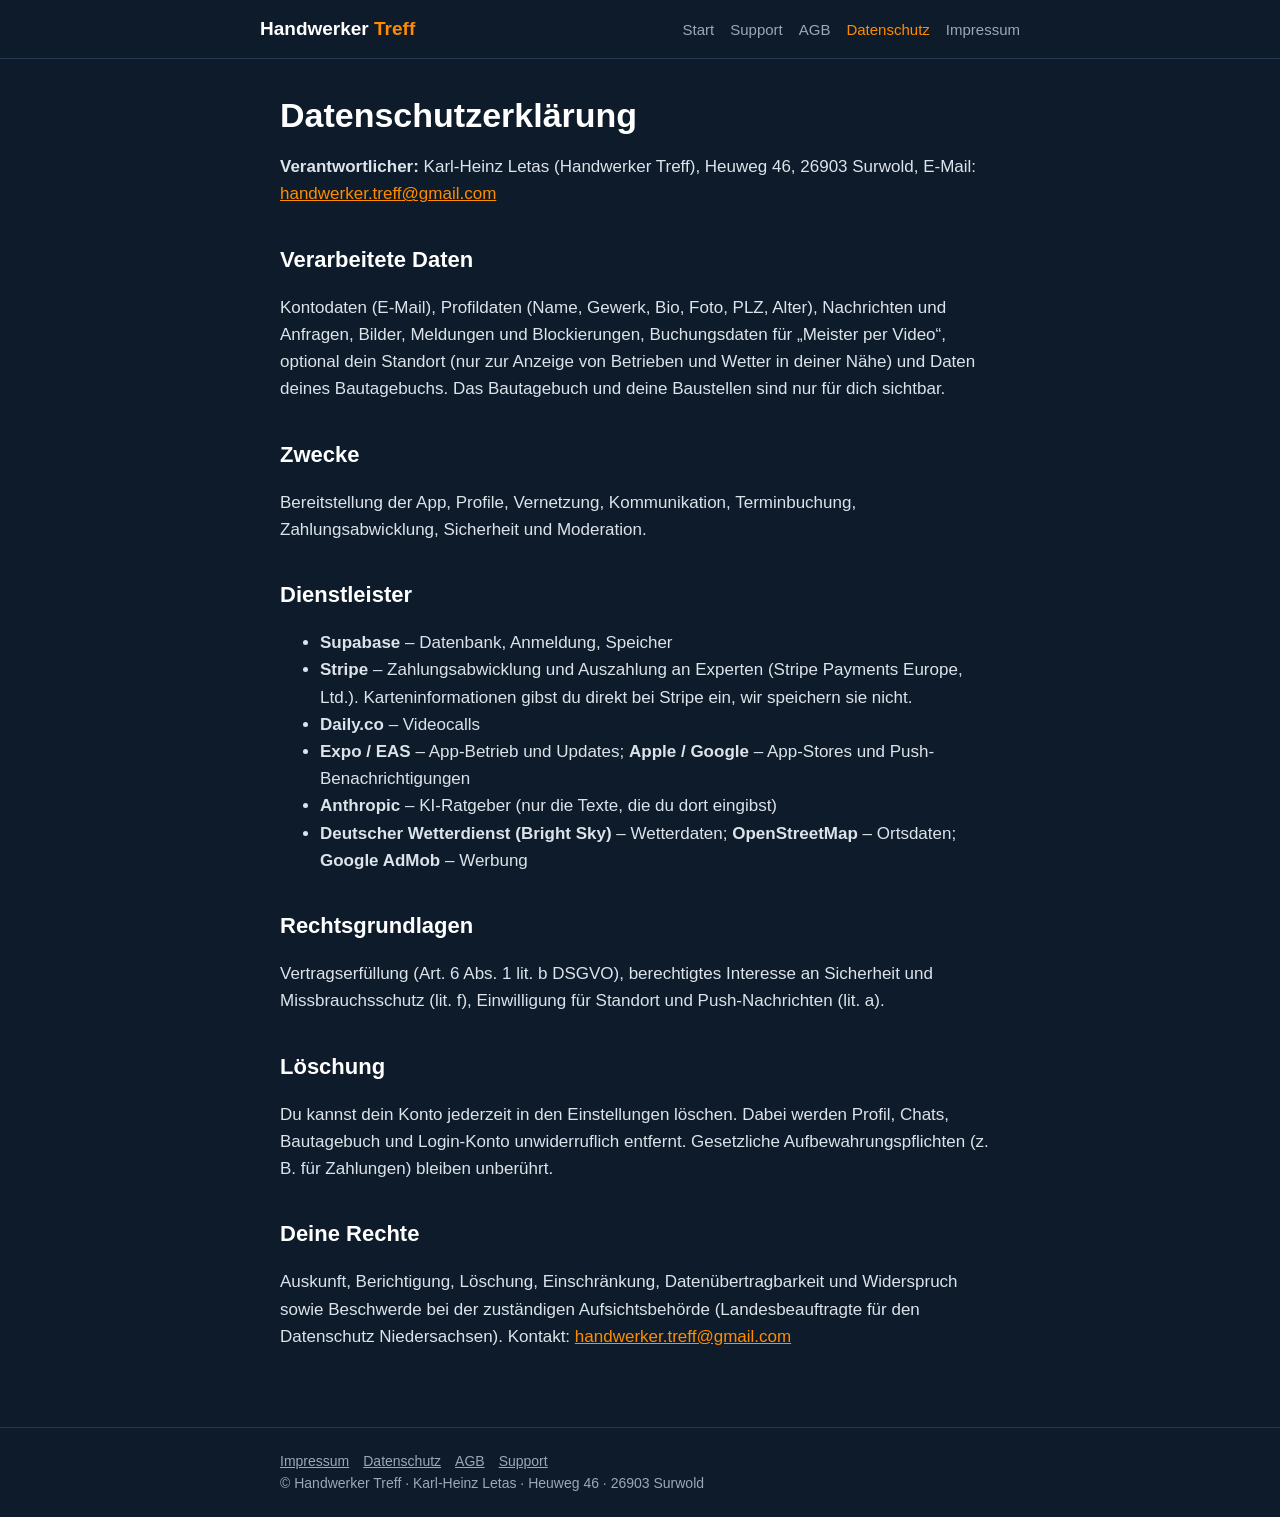
<file: handwerker-treff/datenschutz.html>
<!DOCTYPE html>
<html lang="de"><head><meta charset="utf-8"><meta name="viewport" content="width=device-width, initial-scale=1">
<title>Datenschutz – Handwerker Treff</title><meta name="description" content="Datenschutzerklärung"><link rel="stylesheet" href="style.css"></head>
<body><header class="site"><div class="wrap"><a class="brand" href="index.html">Handwerker <span>Treff</span></a><nav aria-label="Hauptnavigation"><a href="index.html">Start</a><a href="support.html">Support</a><a href="agb.html">AGB</a><a href="datenschutz.html" aria-current="page">Datenschutz</a><a href="impressum.html">Impressum</a></nav></div></header>
<main><div class="wrap">

<h1>Datenschutzerklärung</h1>
<p><b>Verantwortlicher:</b> Karl-Heinz Letas (Handwerker Treff), Heuweg 46, 26903 Surwold, E-Mail: <a href="mailto:handwerker.treff@gmail.com">handwerker.treff@gmail.com</a></p>
<h2>Verarbeitete Daten</h2>
<p>Kontodaten (E-Mail), Profildaten (Name, Gewerk, Bio, Foto, PLZ, Alter), Nachrichten und Anfragen, Bilder, Meldungen und Blockierungen, Buchungsdaten für „Meister per Video“, optional dein Standort (nur zur Anzeige von Betrieben und Wetter in deiner Nähe) und Daten deines Bautagebuchs. Das Bautagebuch und deine Baustellen sind nur für dich sichtbar.</p>
<h2>Zwecke</h2><p>Bereitstellung der App, Profile, Vernetzung, Kommunikation, Terminbuchung, Zahlungsabwicklung, Sicherheit und Moderation.</p>
<h2>Dienstleister</h2>
<ul>
<li><b>Supabase</b> &ndash; Datenbank, Anmeldung, Speicher</li>
<li><b>Stripe</b> &ndash; Zahlungsabwicklung und Auszahlung an Experten (Stripe Payments Europe, Ltd.). Karteninformationen gibst du direkt bei Stripe ein, wir speichern sie nicht.</li>
<li><b>Daily.co</b> &ndash; Videocalls</li>
<li><b>Expo / EAS</b> &ndash; App-Betrieb und Updates; <b>Apple / Google</b> &ndash; App-Stores und Push-Benachrichtigungen</li>
<li><b>Anthropic</b> &ndash; KI-Ratgeber (nur die Texte, die du dort eingibst)</li>
<li><b>Deutscher Wetterdienst (Bright Sky)</b> &ndash; Wetterdaten; <b>OpenStreetMap</b> &ndash; Ortsdaten; <b>Google AdMob</b> &ndash; Werbung</li>
</ul>
<h2>Rechtsgrundlagen</h2><p>Vertragserfüllung (Art. 6 Abs. 1 lit. b DSGVO), berechtigtes Interesse an Sicherheit und Missbrauchsschutz (lit. f), Einwilligung für Standort und Push-Nachrichten (lit. a).</p>
<h2>Löschung</h2><p>Du kannst dein Konto jederzeit in den Einstellungen löschen. Dabei werden Profil, Chats, Bautagebuch und Login-Konto unwiderruflich entfernt. Gesetzliche Aufbewahrungspflichten (z. B. für Zahlungen) bleiben unberührt.</p>
<h2>Deine Rechte</h2><p>Auskunft, Berichtigung, Löschung, Einschränkung, Datenübertragbarkeit und Widerspruch sowie Beschwerde bei der zuständigen Aufsichtsbehörde (Landesbeauftragte für den Datenschutz Niedersachsen). Kontakt: <a href="mailto:handwerker.treff@gmail.com">handwerker.treff@gmail.com</a></p>

</div></main>
<footer><div class="wrap"><a href="impressum.html">Impressum</a><a href="datenschutz.html">Datenschutz</a><a href="agb.html">AGB</a><a href="support.html">Support</a><br>&copy; Handwerker Treff &middot; Karl-Heinz Letas &middot; Heuweg 46 &middot; 26903 Surwold</div></footer></body></html>
</file>
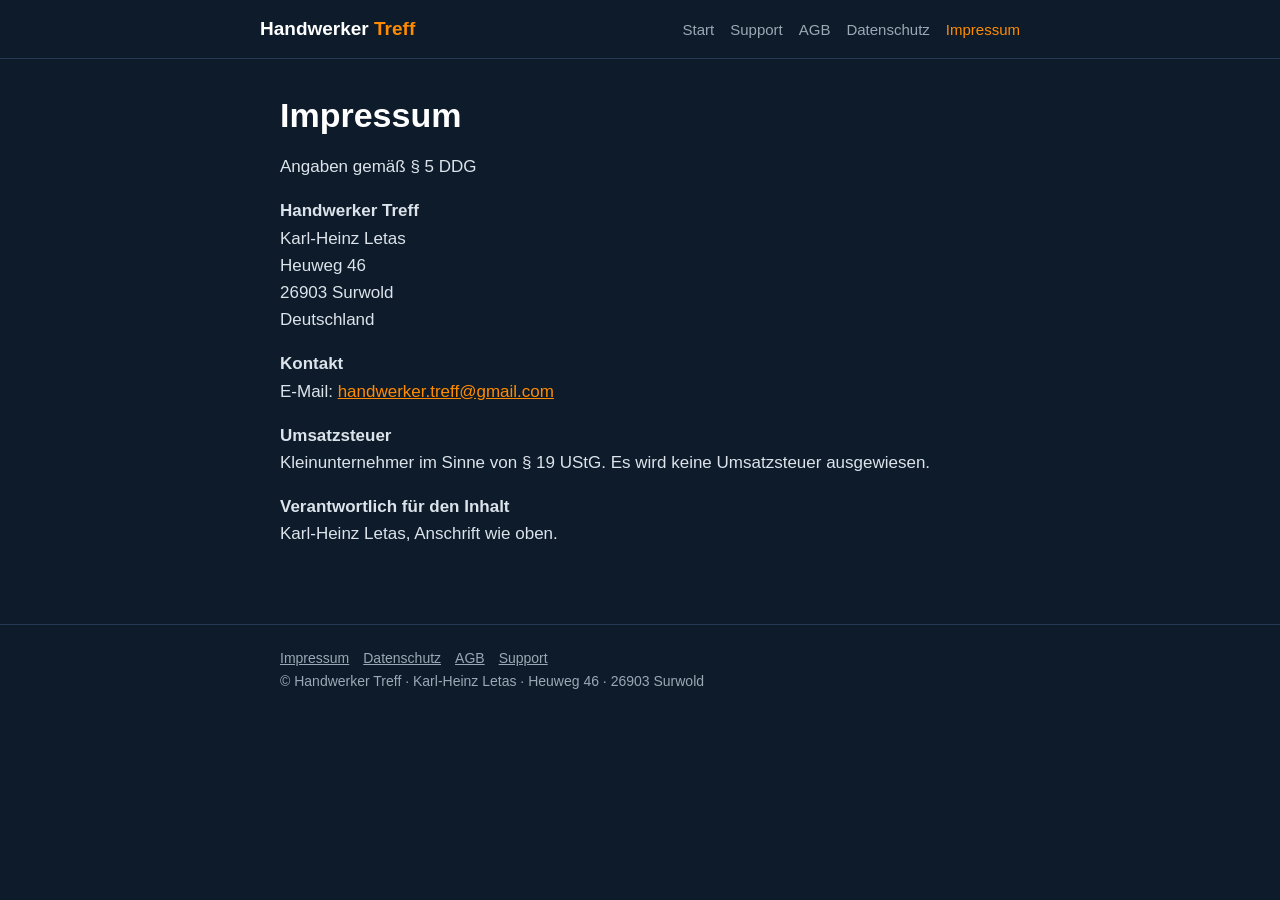
<file: handwerker-treff/impressum.html>
<!DOCTYPE html>
<html lang="de"><head><meta charset="utf-8"><meta name="viewport" content="width=device-width, initial-scale=1">
<title>Impressum – Handwerker Treff</title><meta name="description" content="Impressum"><link rel="stylesheet" href="style.css"></head>
<body><header class="site"><div class="wrap"><a class="brand" href="index.html">Handwerker <span>Treff</span></a><nav aria-label="Hauptnavigation"><a href="index.html">Start</a><a href="support.html">Support</a><a href="agb.html">AGB</a><a href="datenschutz.html">Datenschutz</a><a href="impressum.html" aria-current="page">Impressum</a></nav></div></header>
<main><div class="wrap">

<h1>Impressum</h1>
<p>Angaben gemäß § 5 DDG</p>
<p><b>Handwerker Treff</b><br>Karl-Heinz Letas<br>Heuweg 46<br>26903 Surwold<br>Deutschland</p>
<p><b>Kontakt</b><br>E-Mail: <a href="mailto:handwerker.treff@gmail.com">handwerker.treff@gmail.com</a></p>
<p><b>Umsatzsteuer</b><br>Kleinunternehmer im Sinne von § 19 UStG. Es wird keine Umsatzsteuer ausgewiesen.</p>
<p><b>Verantwortlich für den Inhalt</b><br>Karl-Heinz Letas, Anschrift wie oben.</p>

</div></main>
<footer><div class="wrap"><a href="impressum.html">Impressum</a><a href="datenschutz.html">Datenschutz</a><a href="agb.html">AGB</a><a href="support.html">Support</a><br>&copy; Handwerker Treff &middot; Karl-Heinz Letas &middot; Heuweg 46 &middot; 26903 Surwold</div></footer></body></html>
</file>
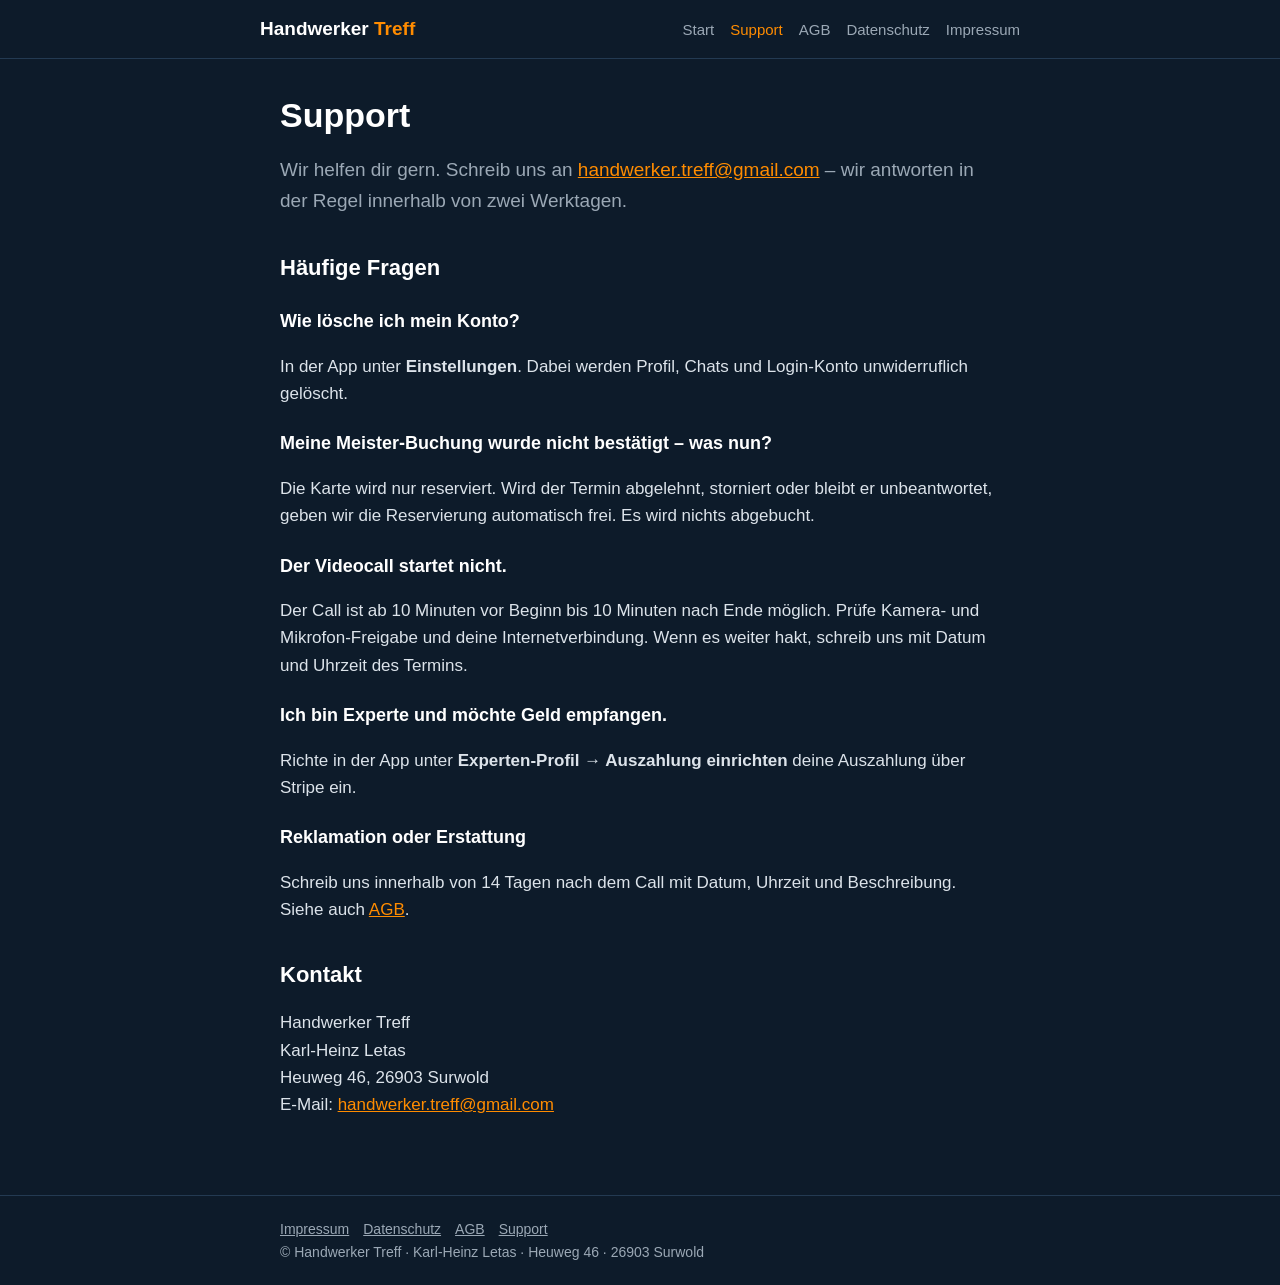
<file: handwerker-treff/support.html>
<!DOCTYPE html>
<html lang="de"><head><meta charset="utf-8"><meta name="viewport" content="width=device-width, initial-scale=1">
<title>Support – Handwerker Treff</title><meta name="description" content="Hilfe und Kontakt zu Handwerker Treff."><link rel="stylesheet" href="style.css"></head>
<body><header class="site"><div class="wrap"><a class="brand" href="index.html">Handwerker <span>Treff</span></a><nav aria-label="Hauptnavigation"><a href="index.html">Start</a><a href="support.html" aria-current="page">Support</a><a href="agb.html">AGB</a><a href="datenschutz.html">Datenschutz</a><a href="impressum.html">Impressum</a></nav></div></header>
<main><div class="wrap">

<h1>Support</h1>
<p class="lead">Wir helfen dir gern. Schreib uns an <a href="mailto:handwerker.treff@gmail.com">handwerker.treff@gmail.com</a> &ndash; wir antworten in der Regel innerhalb von zwei Werktagen.</p>
<h2>Häufige Fragen</h2>
<h3>Wie lösche ich mein Konto?</h3><p>In der App unter <b>Einstellungen</b>. Dabei werden Profil, Chats und Login-Konto unwiderruflich gelöscht.</p>
<h3>Meine Meister-Buchung wurde nicht bestätigt &ndash; was nun?</h3><p>Die Karte wird nur reserviert. Wird der Termin abgelehnt, storniert oder bleibt er unbeantwortet, geben wir die Reservierung automatisch frei. Es wird nichts abgebucht.</p>
<h3>Der Videocall startet nicht.</h3><p>Der Call ist ab 10 Minuten vor Beginn bis 10 Minuten nach Ende möglich. Prüfe Kamera- und Mikrofon-Freigabe und deine Internetverbindung. Wenn es weiter hakt, schreib uns mit Datum und Uhrzeit des Termins.</p>
<h3>Ich bin Experte und möchte Geld empfangen.</h3><p>Richte in der App unter <b>Experten-Profil &rarr; Auszahlung einrichten</b> deine Auszahlung über Stripe ein.</p>
<h3>Reklamation oder Erstattung</h3><p>Schreib uns innerhalb von 14 Tagen nach dem Call mit Datum, Uhrzeit und Beschreibung. Siehe auch <a href="agb.html">AGB</a>.</p>
<h2>Kontakt</h2>
<p>Handwerker Treff<br>Karl-Heinz Letas<br>Heuweg 46, 26903 Surwold<br>E-Mail: <a href="mailto:handwerker.treff@gmail.com">handwerker.treff@gmail.com</a></p>

</div></main>
<footer><div class="wrap"><a href="impressum.html">Impressum</a><a href="datenschutz.html">Datenschutz</a><a href="agb.html">AGB</a><a href="support.html">Support</a><br>&copy; Handwerker Treff &middot; Karl-Heinz Letas &middot; Heuweg 46 &middot; 26903 Surwold</div></footer></body></html>
</file>
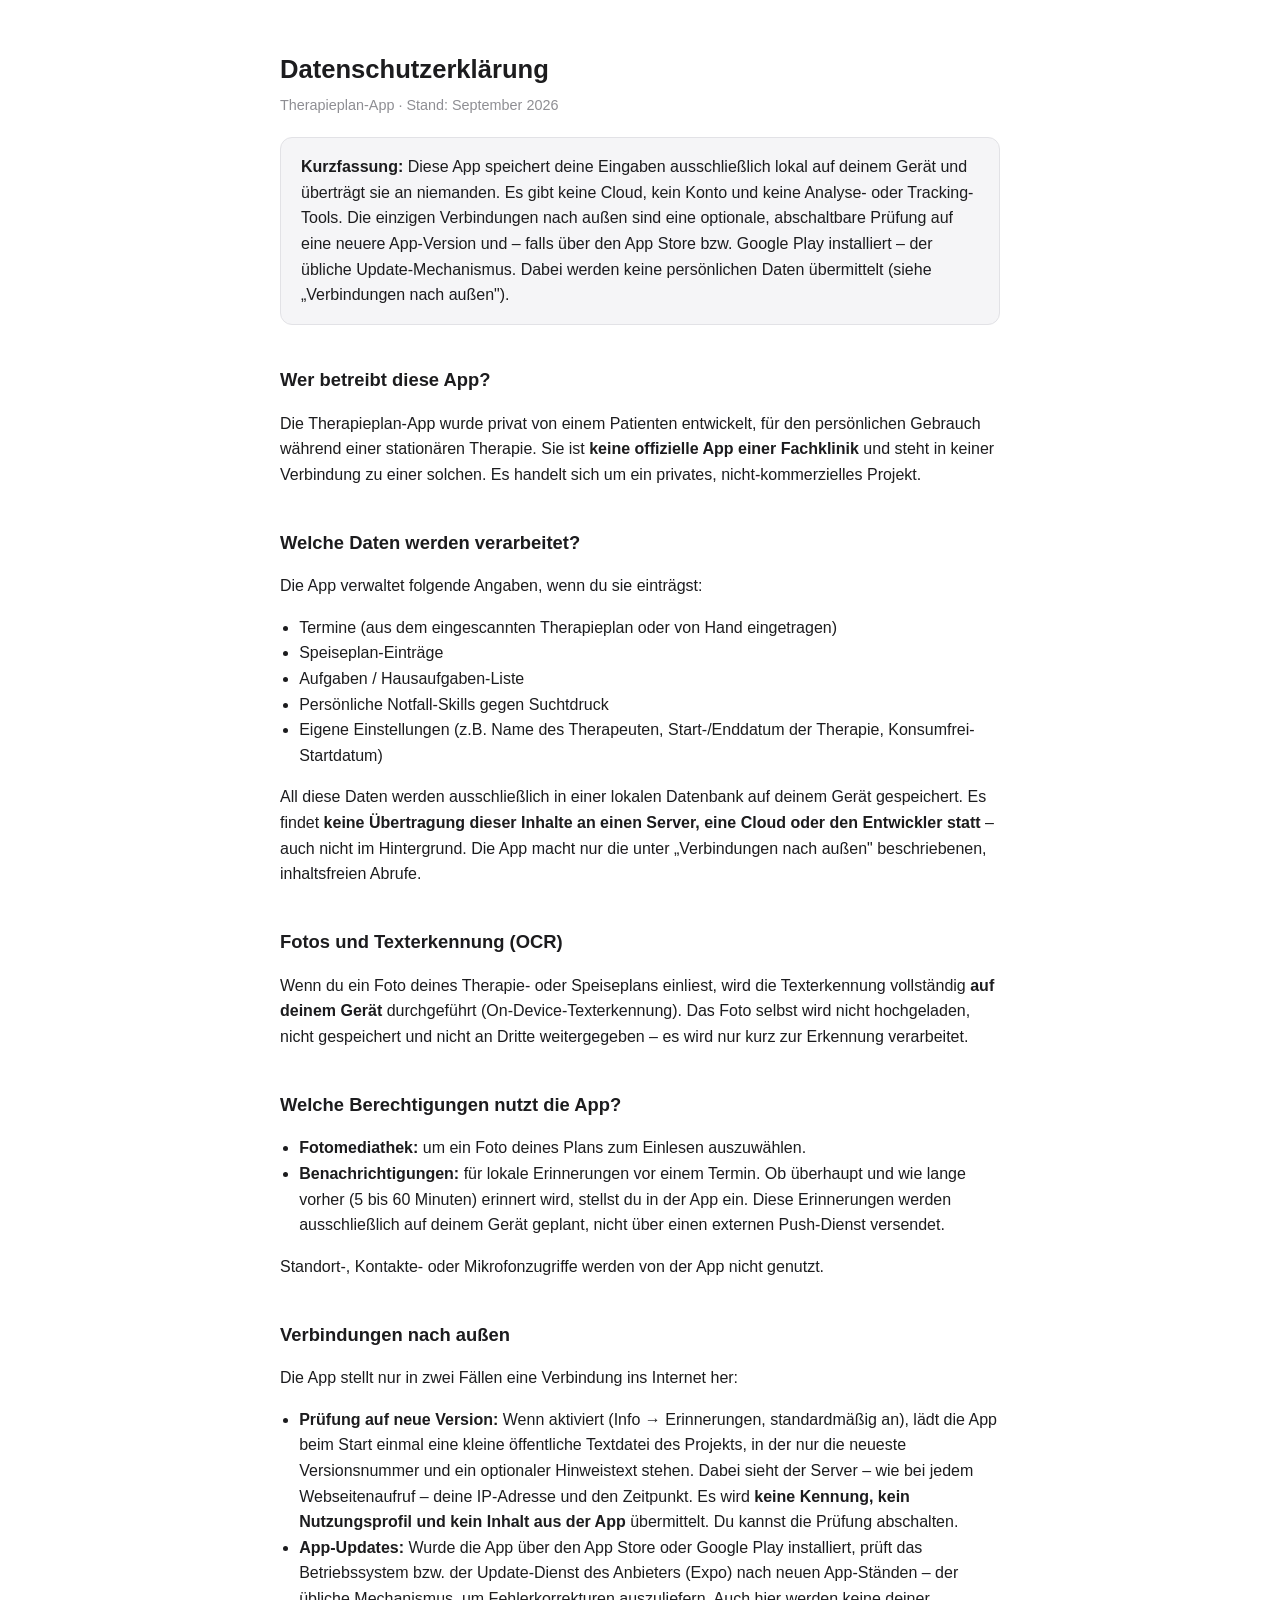
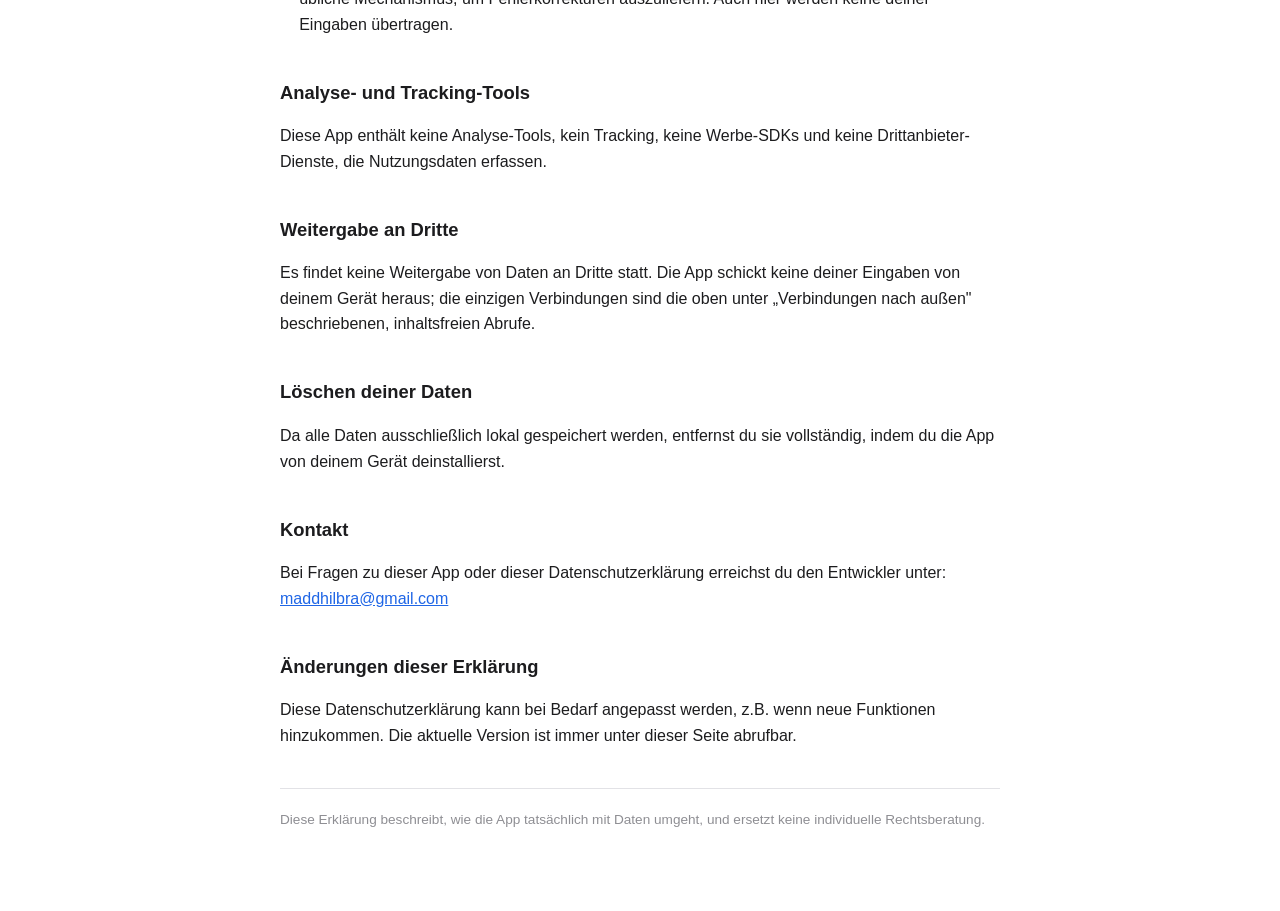
<file: therapieplan/privacy.html>
<!DOCTYPE html>
<html lang="de">
<head>
<meta charset="UTF-8" />
<meta name="viewport" content="width=device-width, initial-scale=1.0" />
<title>Datenschutzerklärung – Therapieplan-App</title>
<style>
  :root {
    color-scheme: light dark;
  }
  body {
    font-family: -apple-system, BlinkMacSystemFont, "Segoe UI", Roboto, Helvetica, Arial, sans-serif;
    line-height: 1.6;
    max-width: 720px;
    margin: 0 auto;
    padding: 32px 20px 80px;
    color: #1c1c1e;
    background: #ffffff;
  }
  @media (prefers-color-scheme: dark) {
    body { color: #f2f2f7; background: #121017; }
    a { color: #7EA6E0; }
    .box { background: #1e1a29; border-color: #33304a; }
    hr { border-color: #33304a; }
  }
  h1 { font-size: 1.6rem; margin-bottom: 4px; }
  h2 { font-size: 1.15rem; margin-top: 2.2em; }
  .stand { color: #8e8e93; font-size: 0.9rem; margin-top: 0; }
  .box {
    background: #f5f5f7;
    border: 1px solid #e2e2e6;
    border-radius: 12px;
    padding: 16px 20px;
    margin: 20px 0;
  }
  ul { padding-left: 1.2em; }
  a { color: #1F66E6; }
  hr { border: none; border-top: 1px solid #e2e2e6; margin: 40px 0 20px; }
  footer { color: #8e8e93; font-size: 0.85rem; }
</style>
</head>
<body>

<h1>Datenschutzerklärung</h1>
<p class="stand">Therapieplan-App · Stand: September 2026</p>

<div class="box">
  <strong>Kurzfassung:</strong> Diese App speichert deine Eingaben ausschließlich lokal auf
  deinem Gerät und überträgt sie an niemanden. Es gibt keine Cloud, kein Konto und keine
  Analyse- oder Tracking-Tools. Die einzigen Verbindungen nach außen sind eine optionale,
  abschaltbare Prüfung auf eine neuere App-Version und – falls über den App Store bzw.
  Google Play installiert – der übliche Update-Mechanismus. Dabei werden keine
  persönlichen Daten übermittelt (siehe „Verbindungen nach außen").
</div>

<h2>Wer betreibt diese App?</h2>
<p>
  Die Therapieplan-App wurde privat von einem Patienten entwickelt, für den persönlichen
  Gebrauch während einer stationären Therapie. Sie ist <strong>keine offizielle App einer
  Fachklinik</strong> und steht in keiner Verbindung zu einer solchen. Es handelt sich um
  ein privates, nicht-kommerzielles Projekt.
</p>

<h2>Welche Daten werden verarbeitet?</h2>
<p>Die App verwaltet folgende Angaben, wenn du sie einträgst:</p>
<ul>
  <li>Termine (aus dem eingescannten Therapieplan oder von Hand eingetragen)</li>
  <li>Speiseplan-Einträge</li>
  <li>Aufgaben / Hausaufgaben-Liste</li>
  <li>Persönliche Notfall-Skills gegen Suchtdruck</li>
  <li>Eigene Einstellungen (z.B. Name des Therapeuten, Start-/Enddatum der Therapie, Konsumfrei-Startdatum)</li>
</ul>
<p>
  All diese Daten werden ausschließlich in einer lokalen Datenbank auf deinem Gerät
  gespeichert. Es findet <strong>keine Übertragung dieser Inhalte an einen Server, eine
  Cloud oder den Entwickler statt</strong> – auch nicht im Hintergrund. Die App macht nur
  die unter „Verbindungen nach außen" beschriebenen, inhaltsfreien Abrufe.
</p>

<h2>Fotos und Texterkennung (OCR)</h2>
<p>
  Wenn du ein Foto deines Therapie- oder Speiseplans einliest, wird die Texterkennung
  vollständig <strong>auf deinem Gerät</strong> durchgeführt (On-Device-Texterkennung).
  Das Foto selbst wird nicht hochgeladen, nicht gespeichert und nicht an Dritte
  weitergegeben – es wird nur kurz zur Erkennung verarbeitet.
</p>

<h2>Welche Berechtigungen nutzt die App?</h2>
<ul>
  <li><strong>Fotomediathek:</strong> um ein Foto deines Plans zum Einlesen auszuwählen.</li>
  <li><strong>Benachrichtigungen:</strong> für lokale Erinnerungen vor einem Termin. Ob
    überhaupt und wie lange vorher (5 bis 60 Minuten) erinnert wird, stellst du in der App
    ein. Diese Erinnerungen werden ausschließlich auf deinem Gerät geplant, nicht über
    einen externen Push-Dienst versendet.</li>
</ul>
<p>
  Standort-, Kontakte- oder Mikrofonzugriffe werden von der App nicht genutzt.
</p>

<h2>Verbindungen nach außen</h2>
<p>Die App stellt nur in zwei Fällen eine Verbindung ins Internet her:</p>
<ul>
  <li><strong>Prüfung auf neue Version:</strong> Wenn aktiviert (Info → Erinnerungen,
    standardmäßig an), lädt die App beim Start einmal eine kleine öffentliche Textdatei
    des Projekts, in der nur die neueste Versionsnummer und ein optionaler Hinweistext
    stehen. Dabei sieht der Server – wie bei jedem Webseitenaufruf – deine IP-Adresse und
    den Zeitpunkt. Es wird <strong>keine Kennung, kein Nutzungsprofil und kein Inhalt aus
    der App</strong> übermittelt. Du kannst die Prüfung abschalten.</li>
  <li><strong>App-Updates:</strong> Wurde die App über den App Store oder Google Play
    installiert, prüft das Betriebssystem bzw. der Update-Dienst des Anbieters (Expo)
    nach neuen App-Ständen – der übliche Mechanismus, um Fehlerkorrekturen auszuliefern.
    Auch hier werden keine deiner Eingaben übertragen.</li>
</ul>

<h2>Analyse- und Tracking-Tools</h2>
<p>
  Diese App enthält keine Analyse-Tools, kein Tracking, keine Werbe-SDKs und keine
  Drittanbieter-Dienste, die Nutzungsdaten erfassen.
</p>

<h2>Weitergabe an Dritte</h2>
<p>
  Es findet keine Weitergabe von Daten an Dritte statt. Die App schickt keine deiner
  Eingaben von deinem Gerät heraus; die einzigen Verbindungen sind die oben unter
  „Verbindungen nach außen" beschriebenen, inhaltsfreien Abrufe.
</p>

<h2>Löschen deiner Daten</h2>
<p>
  Da alle Daten ausschließlich lokal gespeichert werden, entfernst du sie vollständig,
  indem du die App von deinem Gerät deinstallierst.
</p>

<h2>Kontakt</h2>
<p>
  Bei Fragen zu dieser App oder dieser Datenschutzerklärung erreichst du den Entwickler
  unter: <a href="mailto:maddhilbra@gmail.com">maddhilbra@gmail.com</a>
</p>

<h2>Änderungen dieser Erklärung</h2>
<p>
  Diese Datenschutzerklärung kann bei Bedarf angepasst werden, z.B. wenn neue Funktionen
  hinzukommen. Die aktuelle Version ist immer unter dieser Seite abrufbar.
</p>

<hr />
<footer>
  Diese Erklärung beschreibt, wie die App tatsächlich mit Daten umgeht, und ersetzt keine
  individuelle Rechtsberatung.
</footer>

</body>
</html>
</file>
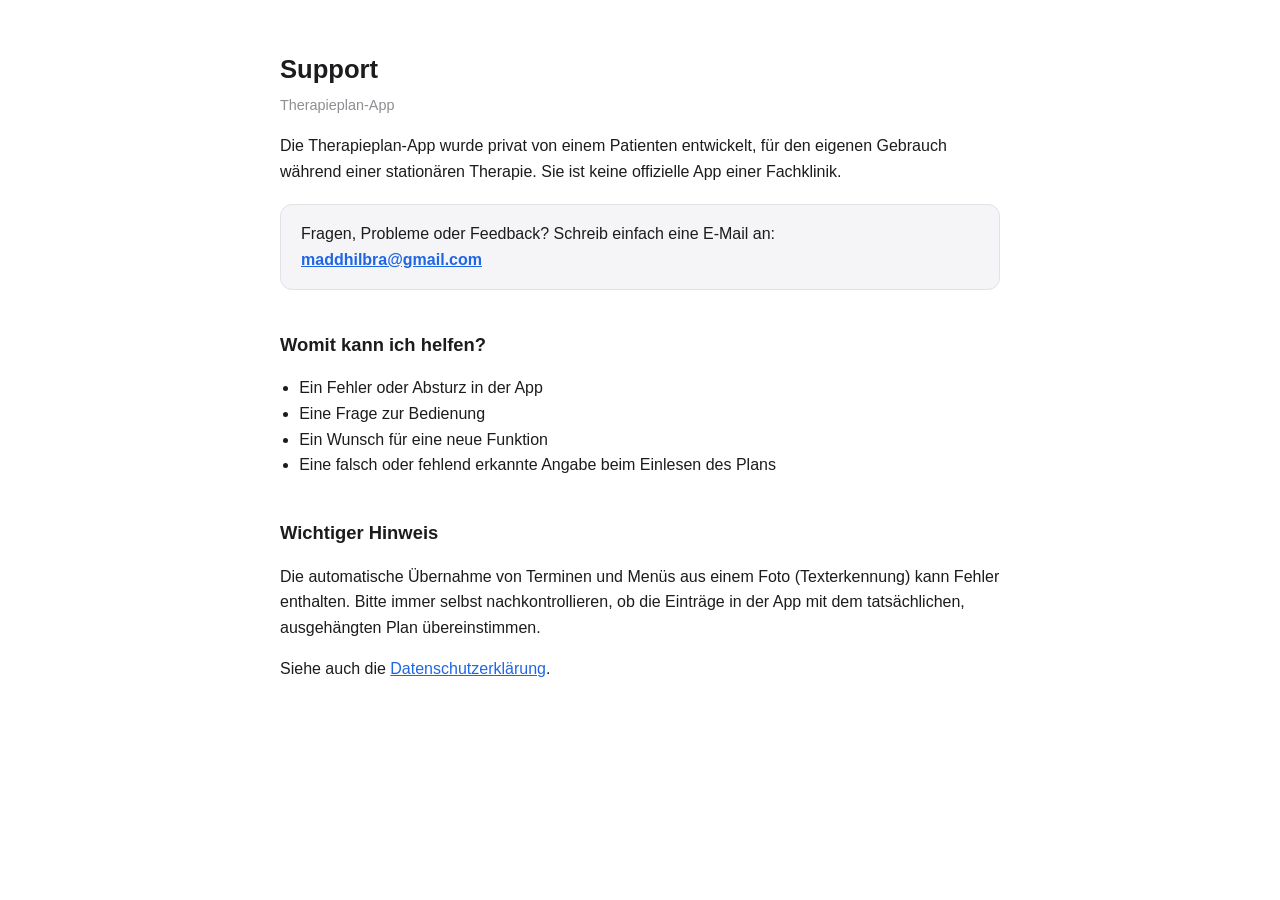
<file: therapieplan/support.html>
<!DOCTYPE html>
<html lang="de">
<head>
<meta charset="UTF-8" />
<meta name="viewport" content="width=device-width, initial-scale=1.0" />
<title>Support – Therapieplan-App</title>
<style>
  :root { color-scheme: light dark; }
  body {
    font-family: -apple-system, BlinkMacSystemFont, "Segoe UI", Roboto, Helvetica, Arial, sans-serif;
    line-height: 1.6;
    max-width: 720px;
    margin: 0 auto;
    padding: 32px 20px 80px;
    color: #1c1c1e;
    background: #ffffff;
  }
  @media (prefers-color-scheme: dark) {
    body { color: #f2f2f7; background: #121017; }
    a { color: #7EA6E0; }
    .box { background: #1e1a29; border-color: #33304a; }
  }
  h1 { font-size: 1.6rem; margin-bottom: 4px; }
  h2 { font-size: 1.15rem; margin-top: 2.2em; }
  .stand { color: #8e8e93; font-size: 0.9rem; margin-top: 0; }
  .box {
    background: #f5f5f7;
    border: 1px solid #e2e2e6;
    border-radius: 12px;
    padding: 16px 20px;
    margin: 20px 0;
  }
  a { color: #1F66E6; }
  ul { padding-left: 1.2em; }
</style>
</head>
<body>

<h1>Support</h1>
<p class="stand">Therapieplan-App</p>

<p>
  Die Therapieplan-App wurde privat von einem Patienten entwickelt, für den eigenen
  Gebrauch während einer stationären Therapie. Sie ist keine offizielle App einer
  Fachklinik.
</p>

<div class="box">
  Fragen, Probleme oder Feedback? Schreib einfach eine E-Mail an:<br />
  <strong><a href="mailto:maddhilbra@gmail.com">maddhilbra@gmail.com</a></strong>
</div>

<h2>Womit kann ich helfen?</h2>
<ul>
  <li>Ein Fehler oder Absturz in der App</li>
  <li>Eine Frage zur Bedienung</li>
  <li>Ein Wunsch für eine neue Funktion</li>
  <li>Eine falsch oder fehlend erkannte Angabe beim Einlesen des Plans</li>
</ul>

<h2>Wichtiger Hinweis</h2>
<p>
  Die automatische Übernahme von Terminen und Menüs aus einem Foto (Texterkennung) kann
  Fehler enthalten. Bitte immer selbst nachkontrollieren, ob die Einträge in der App mit
  dem tatsächlichen, ausgehängten Plan übereinstimmen.
</p>

<p>
  Siehe auch die <a href="./privacy.html">Datenschutzerklärung</a>.
</p>

</body>
</html>
</file>
<file: handwerker-treff/style.css>
:root{--bg:#0D1B2A;--card:#16283D;--orange:#FF8C00;--text:#fff;--muted:#9BA8B5;--border:#233A52}
*{box-sizing:border-box}html{-webkit-text-size-adjust:100%}
body{margin:0;background:var(--bg);color:var(--text);font-family:-apple-system,BlinkMacSystemFont,"Segoe UI",Roboto,Helvetica,Arial,sans-serif;line-height:1.6;font-size:17px}
a{color:var(--orange)}
header.site{border-bottom:1px solid var(--border);padding:14px 20px}
.wrap{max-width:760px;margin:0 auto;padding:0 20px}
header.site .wrap{display:flex;flex-wrap:wrap;gap:12px 24px;align-items:center;justify-content:space-between;padding:0}
.brand{font-weight:800;color:var(--text);text-decoration:none;font-size:19px}.brand span{color:var(--orange)}
nav a{color:var(--muted);text-decoration:none;margin-left:16px;font-size:15px}nav a:hover,nav a[aria-current]{color:var(--orange)}
main{padding:36px 0 60px}
h1{font-size:34px;line-height:1.2;margin:0 0 12px}h2{font-size:22px;margin:34px 0 8px}h3{font-size:18px;margin:22px 0 6px}
p,li{color:#DCE3EA}.lead{font-size:19px;color:var(--muted)}
.grid{display:grid;grid-template-columns:repeat(auto-fit,minmax(220px,1fr));gap:14px;margin:22px 0}
.card{background:var(--card);border:1px solid var(--border);border-radius:16px;padding:16px}
.card b{display:block;margin-bottom:4px}.card span{color:var(--muted);font-size:15px}
table{border-collapse:collapse;width:100%;margin:12px 0}td,th{border-bottom:1px solid var(--border);padding:8px 6px;text-align:left;font-size:15px}
footer{border-top:1px solid var(--border);padding:22px 0;color:var(--muted);font-size:14px}footer a{color:var(--muted);margin-right:14px}
.note{background:var(--card);border-left:4px solid var(--orange);padding:12px 16px;border-radius:8px;color:var(--muted);font-size:15px}
</file>
<file: style.css>
/* Martin Hilbrandt — Entwickler-Website
   Palette: Papier / Tinte / Glut / Tabak */

:root {
  --paper:      #ECEAE3;
  --paper-deep: #DEDBD1;
  --ink:        #1A1E1C;
  --ink-soft:   #4A5350;
  --ember:      #D98200;
  --tobacco:    #6B4A2B;
  --rule:       #C4C0B4;

  --measure: 34rem;
  --gutter: clamp(1.25rem, 5vw, 4rem);
}

*, *::before, *::after { box-sizing: border-box; }

html { -webkit-text-size-adjust: 100%; }

body {
  margin: 0;
  background: var(--paper);
  color: var(--ink);
  font-family: 'Newsreader', Georgia, 'Times New Roman', serif;
  font-size: 1.0625rem;
  line-height: 1.65;
  font-optical-sizing: auto;
}

/* ---------- Typografie ---------- */

h1, h2, h3, .display {
  font-family: 'Archivo', 'Helvetica Neue', Arial, sans-serif;
  font-weight: 700;
  letter-spacing: -0.015em;
  line-height: 1.08;
  margin: 0;
}

h1 {
  font-size: clamp(2.5rem, 8vw, 4.75rem);
  font-stretch: 112%;
  text-transform: uppercase;
}

h2 {
  font-size: clamp(1.375rem, 3.5vw, 1.875rem);
  margin-bottom: 0.5rem;
}

h3 {
  font-size: 1.0625rem;
  font-weight: 600;
  letter-spacing: 0.01em;
  margin-bottom: 0.25rem;
}

p { margin: 0 0 1rem; max-width: var(--measure); }

a { color: var(--ink); text-decoration-color: var(--ember); text-underline-offset: 0.18em; }
a:hover { color: var(--tobacco); }

a:focus-visible, button:focus-visible {
  outline: 2px solid var(--ember);
  outline-offset: 3px;
  border-radius: 2px;
}

.eyebrow {
  font-family: 'IBM Plex Mono', ui-monospace, monospace;
  font-size: 0.75rem;
  letter-spacing: 0.14em;
  text-transform: uppercase;
  color: var(--ink-soft);
  margin: 0 0 0.75rem;
}

ul { max-width: var(--measure); padding-left: 1.15rem; }
li { margin-bottom: 0.35rem; }

/* ---------- Layout ---------- */

.wrap { max-width: 62rem; margin: 0 auto; padding: 0 var(--gutter); }

header.site {
  border-bottom: 1px solid var(--rule);
  padding: 1.25rem 0;
}

header.site .wrap {
  display: flex;
  flex-wrap: wrap;
  gap: 0.75rem 1.5rem;
  align-items: baseline;
  justify-content: space-between;
}

.wordmark {
  font-family: 'Archivo', sans-serif;
  font-weight: 700;
  font-stretch: 112%;
  text-transform: uppercase;
  letter-spacing: 0.02em;
  font-size: 0.9375rem;
  text-decoration: none;
}

nav.site ul {
  display: flex;
  flex-wrap: wrap;
  gap: 1.25rem;
  list-style: none;
  margin: 0;
  padding: 0;
  max-width: none;
}

nav.site a {
  font-family: 'IBM Plex Mono', monospace;
  font-size: 0.8125rem;
  letter-spacing: 0.04em;
  text-decoration: none;
  color: var(--ink-soft);
}

nav.site a:hover, nav.site a[aria-current='page'] { color: var(--ink); }
nav.site a[aria-current='page'] { border-bottom: 2px solid var(--ember); padding-bottom: 2px; }

main { padding: clamp(2.5rem, 7vw, 5rem) 0 4rem; }

section { margin-bottom: clamp(2.5rem, 6vw, 4.5rem); }

/* ---------- Hero mit Strichliste ---------- */

.hero { margin-bottom: clamp(2.5rem, 7vw, 4.5rem); }

.hero p.lead {
  font-size: clamp(1.0625rem, 2.2vw, 1.25rem);
  color: var(--ink-soft);
  margin-top: 1.25rem;
}

.tally {
  display: block;
  width: 100%;
  max-width: 30rem;
  height: auto;
  margin: 2rem 0 0;
}

.tally line {
  stroke: var(--ink);
  stroke-width: 5;
  stroke-linecap: round;
  stroke-dasharray: 120;
  stroke-dashoffset: 120;
  animation: stroke-in 0.45s ease-out forwards;
}

.tally line.cross { stroke: var(--ember); stroke-width: 6; }

.tally line:nth-child(1) { animation-delay: 0.15s; }
.tally line:nth-child(2) { animation-delay: 0.28s; }
.tally line:nth-child(3) { animation-delay: 0.41s; }
.tally line:nth-child(4) { animation-delay: 0.54s; }
.tally line:nth-child(5) { animation-delay: 0.70s; }
.tally line:nth-child(6) { animation-delay: 0.90s; }
.tally line:nth-child(7) { animation-delay: 1.03s; }
.tally line:nth-child(8) { animation-delay: 1.16s; }

@keyframes stroke-in { to { stroke-dashoffset: 0; } }

@media (prefers-reduced-motion: reduce) {
  .tally line { animation: none; stroke-dashoffset: 0; }
}

/* ---------- App-Karten ---------- */

.apps { display: grid; gap: 1px; background: var(--rule); border: 1px solid var(--rule); }

@media (min-width: 46rem) {
  .apps { grid-template-columns: 1fr 1fr; }
}

.app {
  background: var(--paper);
  padding: clamp(1.5rem, 3.5vw, 2.25rem);
}

.app h2 { margin-bottom: 0.75rem; }
.app p { font-size: 1rem; }

.badge {
  display: inline-block;
  font-family: 'IBM Plex Mono', monospace;
  font-size: 0.6875rem;
  letter-spacing: 0.1em;
  text-transform: uppercase;
  padding: 0.25rem 0.55rem;
  border: 1px solid var(--rule);
  color: var(--ink-soft);
  margin-right: 0.4rem;
}

.badge.live { border-color: var(--ember); color: var(--tobacco); }

/* ---------- Rechtstexte ---------- */

.legal h2 { margin-top: 2.5rem; }
.legal h2:first-of-type { margin-top: 0; }
.legal p, .legal ul { font-size: 1rem; }

.meta {
  font-family: 'IBM Plex Mono', monospace;
  font-size: 0.8125rem;
  color: var(--ink-soft);
  border-left: 2px solid var(--ember);
  padding-left: 0.9rem;
  max-width: var(--measure);
}

dl.contact { margin: 0 0 1.5rem; max-width: var(--measure); }
dl.contact dt {
  font-family: 'IBM Plex Mono', monospace;
  font-size: 0.75rem;
  letter-spacing: 0.1em;
  text-transform: uppercase;
  color: var(--ink-soft);
  margin-top: 1rem;
}
dl.contact dd { margin: 0.15rem 0 0; }

/* ---------- Fuß ---------- */

footer.site {
  border-top: 1px solid var(--rule);
  padding: 2rem 0 3rem;
  font-family: 'IBM Plex Mono', monospace;
  font-size: 0.8125rem;
  color: var(--ink-soft);
}

footer.site ul {
  display: flex;
  flex-wrap: wrap;
  gap: 1.25rem;
  list-style: none;
  margin: 0 0 1rem;
  padding: 0;
  max-width: none;
}

footer.site a { text-decoration: none; }
footer.site a:hover { text-decoration: underline; }
</file>
